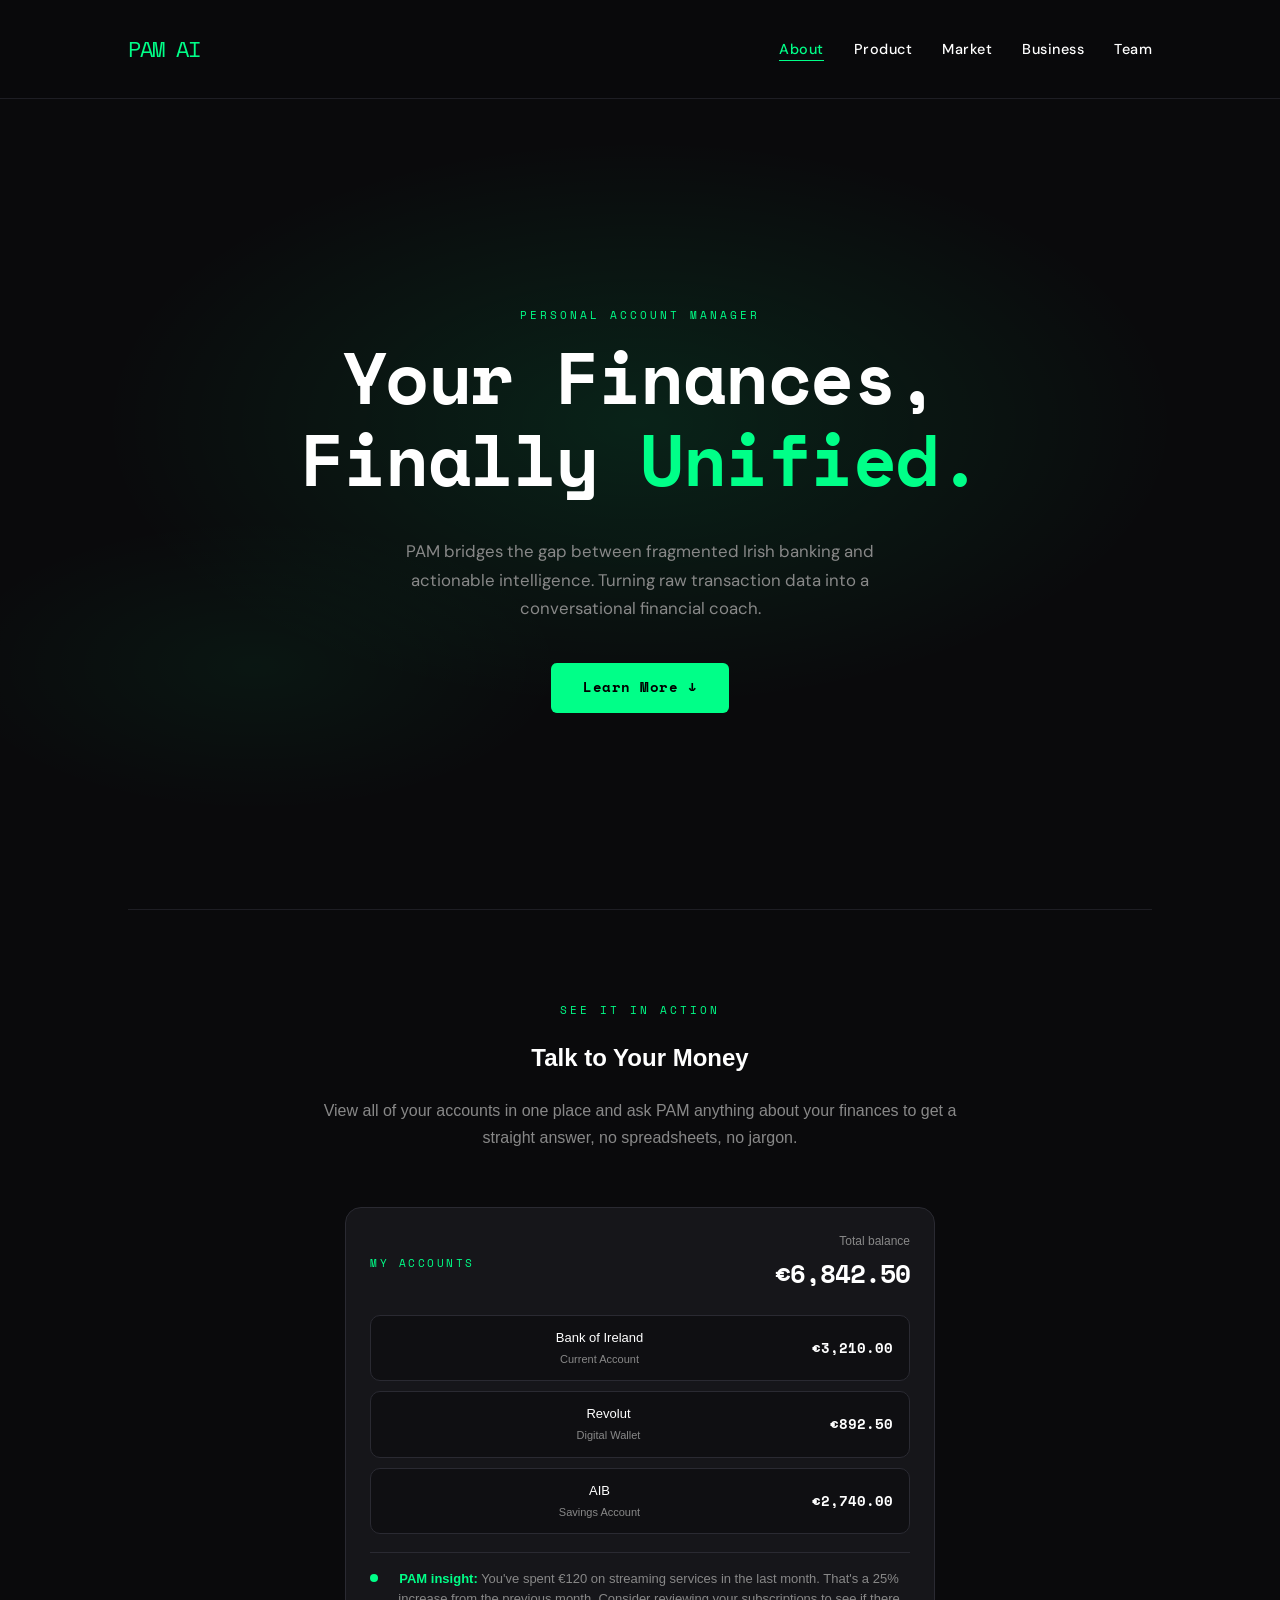
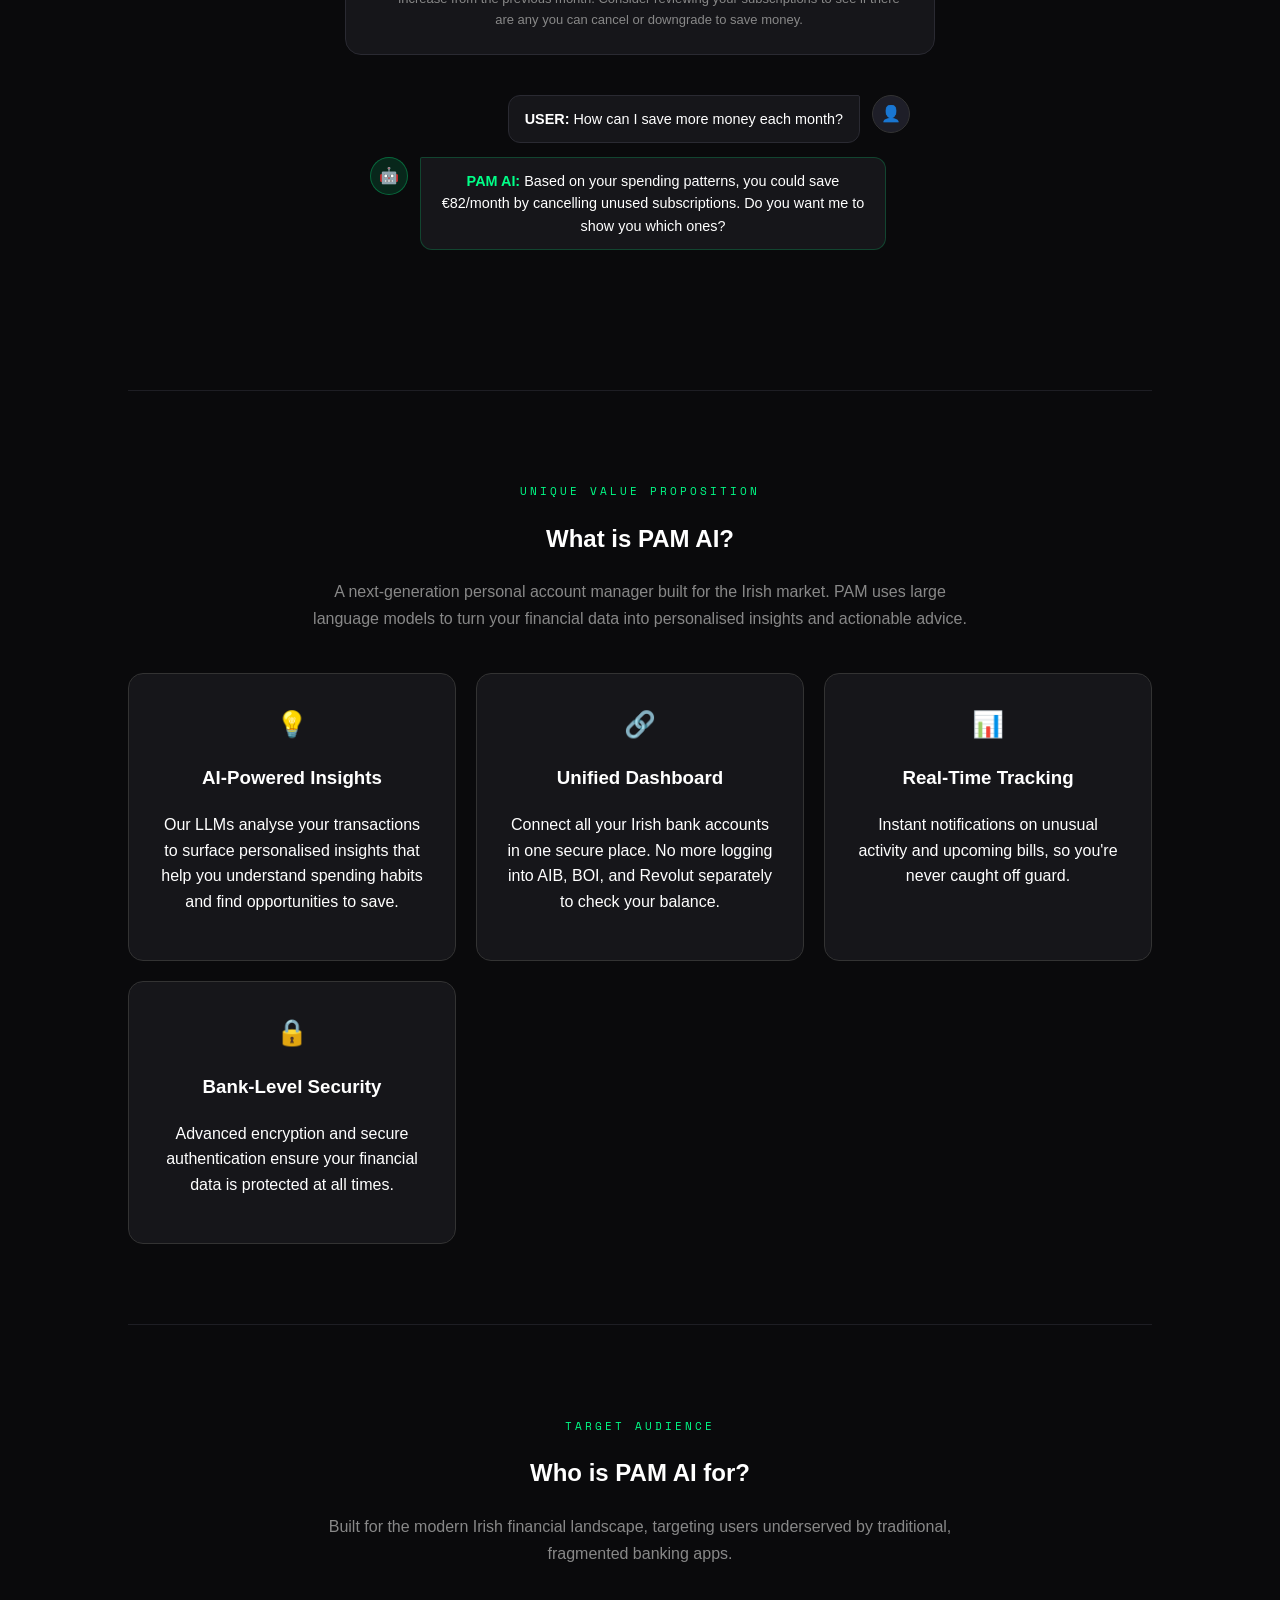
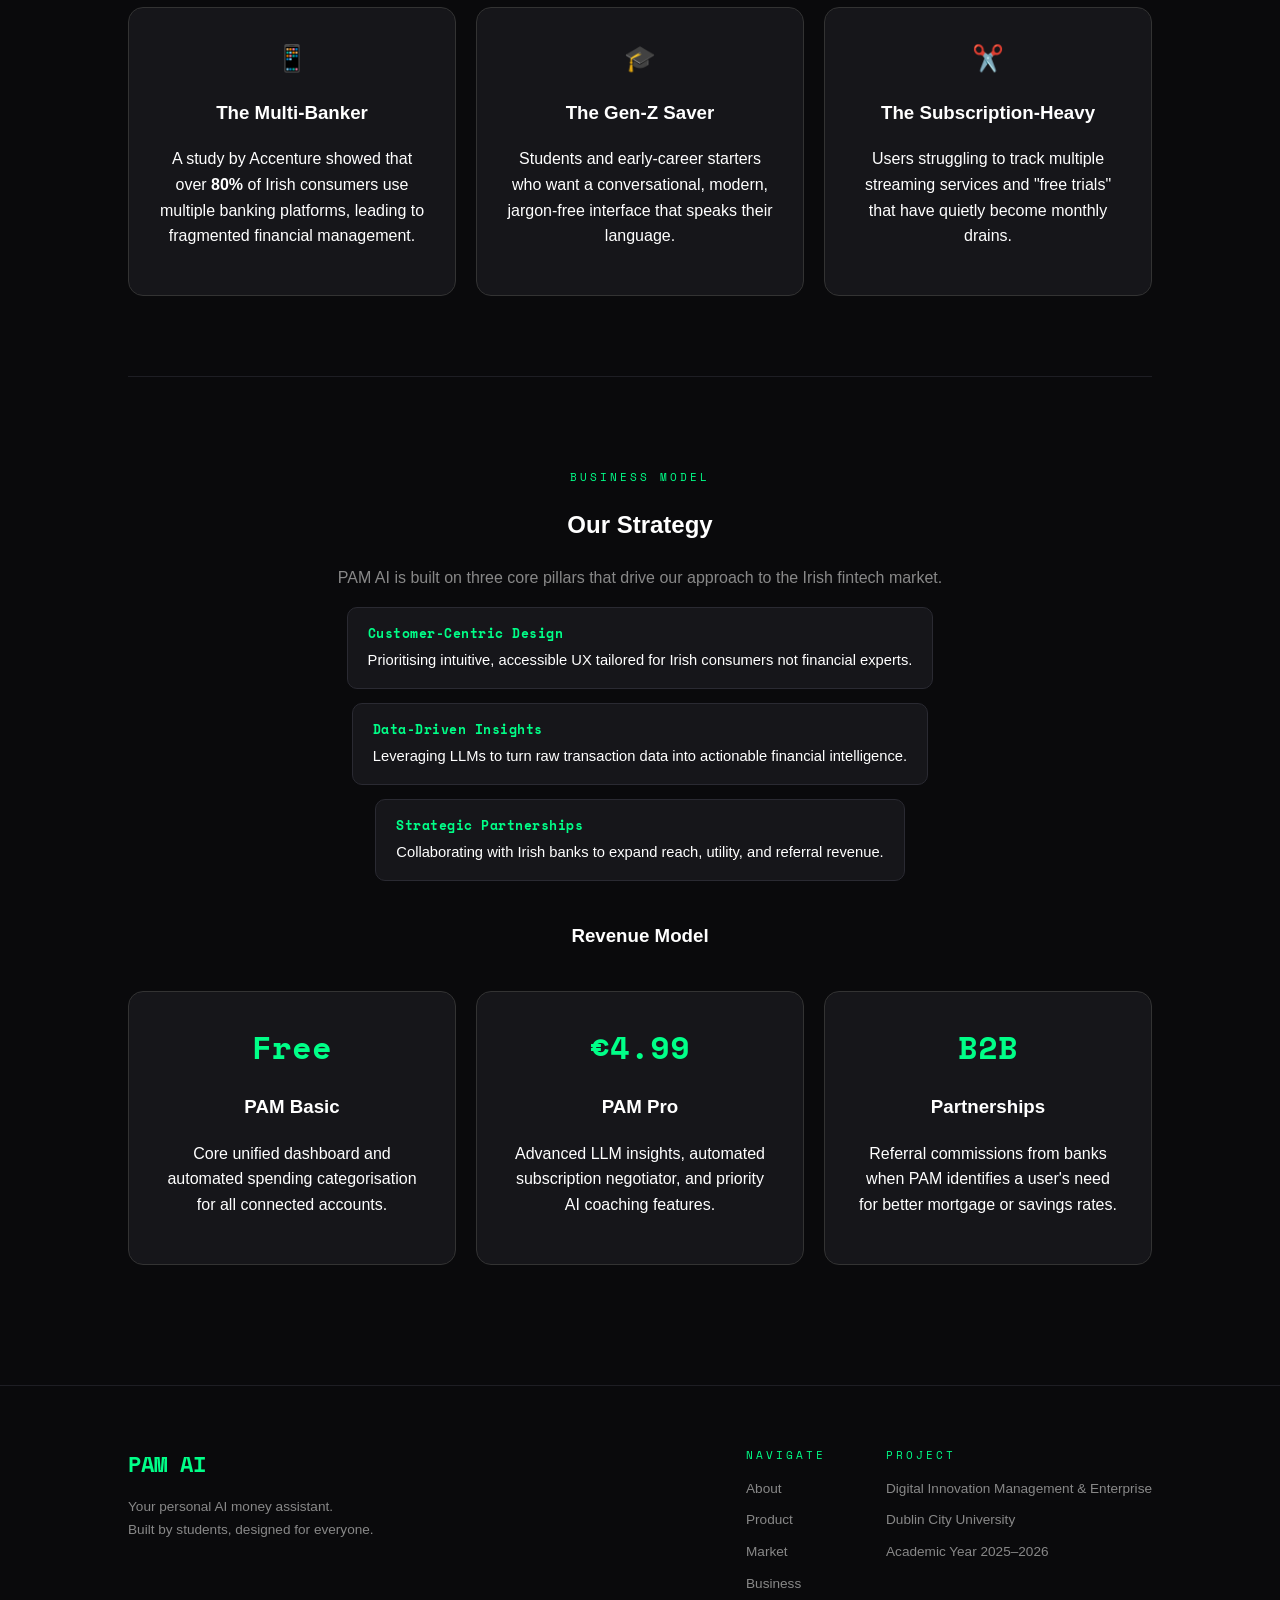
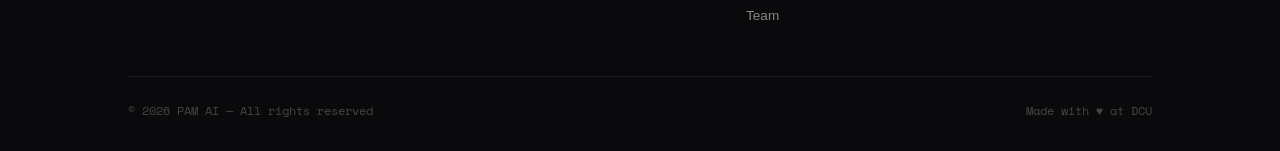
<file: about.html>
<!DOCTYPE html>
<html lang="en">
<head>
    <meta charset="UTF-8">
    <meta name="viewport" content="width=device-width, initial-scale=1.0">
    <meta name="description" content="Learn more about PAM AI">
    <title>About - PAM AI</title>
    <link rel="stylesheet" href="css/style.css">
    <link rel="preconnect" href="https://fonts.googleapis.com">
    <link rel="preconnect" href="https://fonts.gstatic.com" crossorigin>
    <link href="https://fonts.googleapis.com/css2?family=Space+Mono:wght@400;700&family=DM+Sans:wght@300;400;500;700&display=swap" rel="stylesheet">
    <meta name="theme-color" content="#00ff88">
    <style>
        .card {
            transition: transform 0.2s ease, box-shadow 0.2s ease;
        }
        .card:hover {
            transform: translateY(-5px);
            box-shadow: 0 8px 16px rgba(0, 255, 136, 0.2);
        }
    </style>
</head>
<body>

    <nav id="navbar">
        <div class="logo"><a href="index.html">PAM AI</a></div>
        <button class="hamburger" id="hamburger">
            <span></span>
            <span></span>
            <span></span>
        </button>
        <ul id="nav-menu">
            <li><a href="index.html" class="active">About</a></li>
            <li><a href="product.html">Product</a></li>
            <li><a href="market.html">Market</a></li>
            <li><a href="business.html">Business</a></li>
            <li><a href="team.html">Team</a></li>
        </ul>
    </nav>

    <header class="about-hero">
        <div class="bg-glow"></div>
        <div class="hero-inner">
            <p class="section-label">Personal Account Manager</p>
            <h1>Your Finances,<br>Finally <span>Unified.</span></h1>
            <p class="hero-sub">PAM bridges the gap between fragmented Irish banking and actionable intelligence. Turning raw transaction data into a conversational financial coach.</p>
            <a href="#what-is-pam" class="hero-cta-btn">Learn More ↓</a>
        </div>
    </header>

    <div class="section-divider"></div>

    <div class="section" id="what-is-pam">
        <p class="section-label">See It In Action</p>
        <h2>Talk to Your Money</h2>
        <p class="section-intro">View all of your accounts in one place and ask PAM anything about your finances to get a straight answer, no spreadsheets, no jargon.</p>

        <div class="chat-demo">
            <div style="margin-top: 40px;">
            <div class="dash">
                <div class="dash-header">
                <div class="dash-title">My Accounts</div>
                <div>
                    <div class="dash-total-label">Total balance</div>
                    <div class="dash-total-value">€6,842.50</div>
                </div>
                </div>
                <div class="accounts">
                <div class="account-row">
                    <div class="account-left">
                    <div>
                        <div class="account-name">Bank of Ireland</div>
                        <div class="account-type">Current Account</div>
                    </div>
                    </div>
                    <div class="account-balance">€3,210.00</div>
                </div>
                <div class="account-row">
                    <div class="account-left">
                    <div>
                        <div class="account-name">Revolut</div>
                        <div class="account-type">Digital Wallet</div>
                    </div>
                    </div>
                    <div class="account-balance">€892.50</div>
                </div>
                <div class="account-row">
                    <div class="account-left">
                    <div>
                        <div class="account-name">AIB</div>
                        <div class="account-type">Savings Account</div>
                    </div>
                    </div>
                    <div class="account-balance">€2,740.00</div>
                </div>
                </div>
                <div class="dash-divider"></div>
                <div class="insight-row">
                <div class="insight-dot"></div>
                <div class="insight-text">
                    <b>PAM insight:</b> You've spent €120 on streaming services in the last month. That's a 25% increase from the previous month. Consider reviewing your subscriptions to see if there are any you can cancel or downgrade to save money.
                </div>
                </div>
            </div>
            </div>
            <div class="chat-messages">
            <div class="chat-msg user">
                <div class="chat-avatar">👤</div>
                <div class="chat-bubble-text"><b>USER:</b> How can I save more money each month?</div>
            </div>
            <div class="chat-msg pam">
                <div class="chat-avatar">🤖</div>
                <div class="chat-bubble-text"><b>PAM AI:</b> Based on your spending patterns, you could save €82/month by cancelling unused subscriptions. Do you want me to show you which ones?</div>
            </div>
            </div>
        </div>
    </div>

    <div class="section-divider"></div>

    <div class="section">
        <p class="section-label">Unique Value Proposition</p>
        <h2>What is PAM AI?</h2>
        <p class="section-intro">A next-generation personal account manager built for the Irish market. PAM uses large language models to turn your financial data into personalised insights and actionable advice.</p>

        <div class="grid">
            <div class="card">
                <div style="font-size:1.6rem;margin-bottom:12px;">💡</div>
                <h3>AI-Powered Insights</h3>
                <p>Our LLMs analyse your transactions to surface personalised insights that help you understand spending habits and find opportunities to save.</p>
            </div>
            <div class="card">
                <div style="font-size:1.6rem;margin-bottom:12px;">🔗</div>
                <h3>Unified Dashboard</h3>
                <p>Connect all your Irish bank accounts in one secure place. No more logging into AIB, BOI, and Revolut separately to check your balance.</p>
            </div>
            <div class="card">
                <div style="font-size:1.6rem;margin-bottom:12px;">📊</div>
                <h3>Real-Time Tracking</h3>
                <p>Instant notifications on unusual activity and upcoming bills, so you're never caught off guard.</p>
            </div>
            <div class="card">
                <div style="font-size:1.6rem;margin-bottom:12px;">🔒</div>
                <h3>Bank-Level Security</h3>
                <p>Advanced encryption and secure authentication ensure your financial data is protected at all times.</p>
            </div>
        </div>
    </div>

    <div class="section-divider"></div>

    <div class="section">
        <p class="section-label">Target Audience</p>
        <h2>Who is PAM AI for?</h2>
        <p class="section-intro">Built for the modern Irish financial landscape, targeting users underserved by traditional, fragmented banking apps.</p>

        <div class="grid">
            <div class="card">
                <div style="font-size:1.6rem;margin-bottom:12px;">📱</div>
                <h3>The Multi-Banker</h3>
                <p>A study by Accenture showed that over <b>80%</b> of Irish consumers use multiple banking platforms, leading to fragmented financial management.</p>
            </div>
            <div class="card">
                <div style="font-size:1.6rem;margin-bottom:12px;">🎓</div>
                <h3>The Gen-Z Saver</h3>
                <p>Students and early-career starters who want a conversational, modern, jargon-free interface that speaks their language.</p>
            </div>
            <div class="card">
                <div style="font-size:1.6rem;margin-bottom:12px;">✂️</div>
                <h3>The Subscription-Heavy</h3>
                <p>Users struggling to track multiple streaming services and "free trials" that have quietly become monthly drains.</p>
            </div>
        </div>
    </div>

    <div class="section-divider"></div>

    <div class="section">
        <p class="section-label">Business Model</p>
        <h2>Our Strategy</h2>
        <p class="section-intro">PAM AI is built on three core pillars that drive our approach to the Irish fintech market.</p>

        <ul class="strategy-list">
            <li>
                <strong>Customer-Centric Design</strong>
                Prioritising intuitive, accessible UX tailored for Irish consumers not financial experts.
            </li>
            <li>
                <strong>Data-Driven Insights</strong>
                Leveraging LLMs to turn raw transaction data into actionable financial intelligence.
            </li>
            <li>
                <strong>Strategic Partnerships</strong>
                Collaborating with Irish banks to expand reach, utility, and referral revenue.
            </li>
        </ul>
        <h3 style="margin-bottom:24px;">Revenue Model</h3>
        <div class="grid">
            <div class="card">
                <div class="big-number">Free</div>
                <h3>PAM Basic</h3>
                <p>Core unified dashboard and automated spending categorisation for all connected accounts.</p>
            </div>
            <div class="card">
                <div class="big-number">€4.99</div>
                <h3>PAM Pro</h3>
                <p>Advanced LLM insights, automated subscription negotiator, and priority AI coaching features.</p>
            </div>
            <div class="card">
                <div class="big-number">B2B</div>
                <h3>Partnerships</h3>
                <p>Referral commissions from banks when PAM identifies a user's need for better mortgage or savings rates.</p>
            </div>
        </div>
    </div>

    <!-- FOOTER — matches team's footer exactly -->
    <footer>
        <div class="footer-inner">
            <div class="footer-brand">
                <div class="footer-logo">PAM AI</div>
                <p class="footer-tagline">Your personal AI money assistant.<br>Built by students, designed for everyone.</p>
            </div>
            <div class="footer-links">
                <div class="footer-col">
                    <div class="footer-col-title">Navigate</div>
                    <a href="index.html">About</a>
                    <a href="product.html">Product</a>
                    <a href="market.html">Market</a>
                    <a href="business.html">Business</a>
                    <a href="team.html">Team</a>
                </div>
                <div class="footer-col">
                    <div class="footer-col-title">Project</div>
                    <span>Digital Innovation Management &amp; Enterprise</span>
                    <span>Dublin City University</span>
                    <span>Academic Year 2025–2026</span>
                </div>
            </div>
        </div>
        <div class="footer-bottom">
            <span>© 2026 PAM AI — All rights reserved</span>
            <span>Made with ♥ at DCU</span>
        </div>
    </footer>
    <script src="js/script.js"></script>
</body>
</html>
</file>
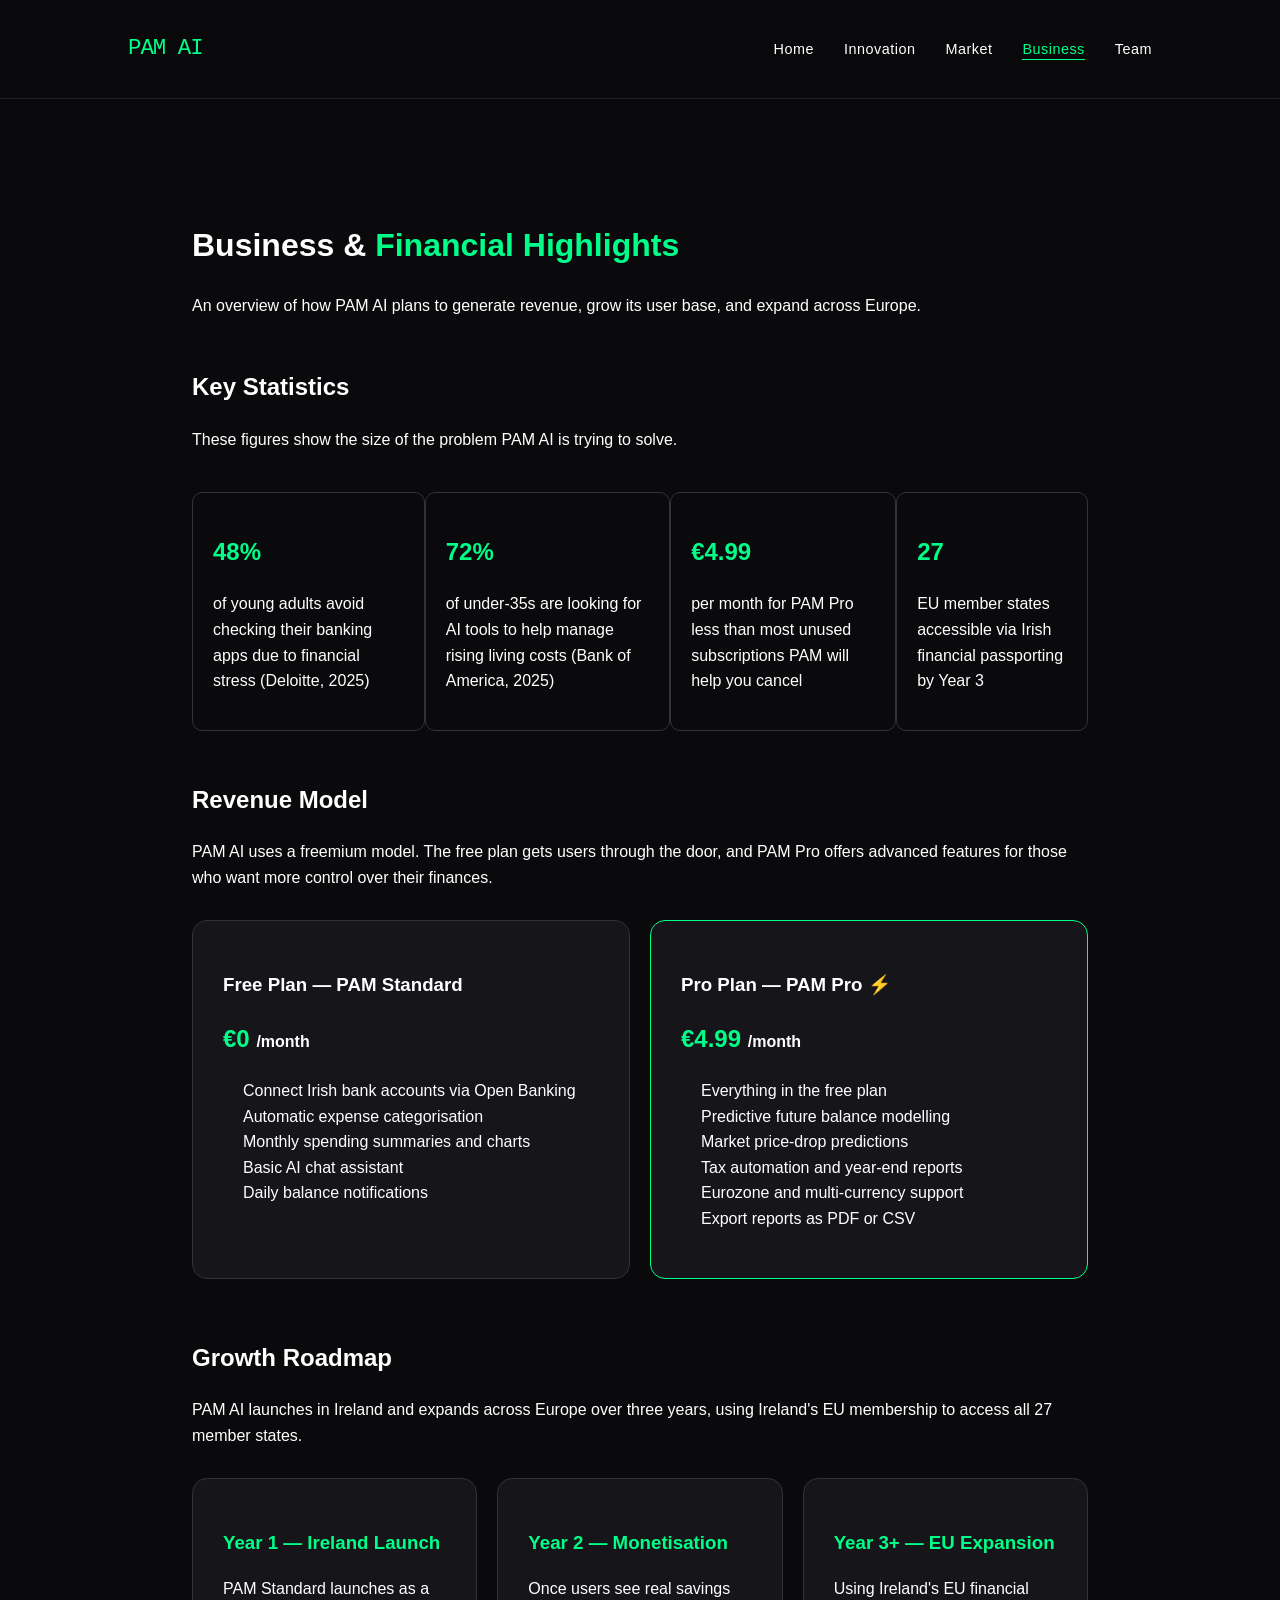
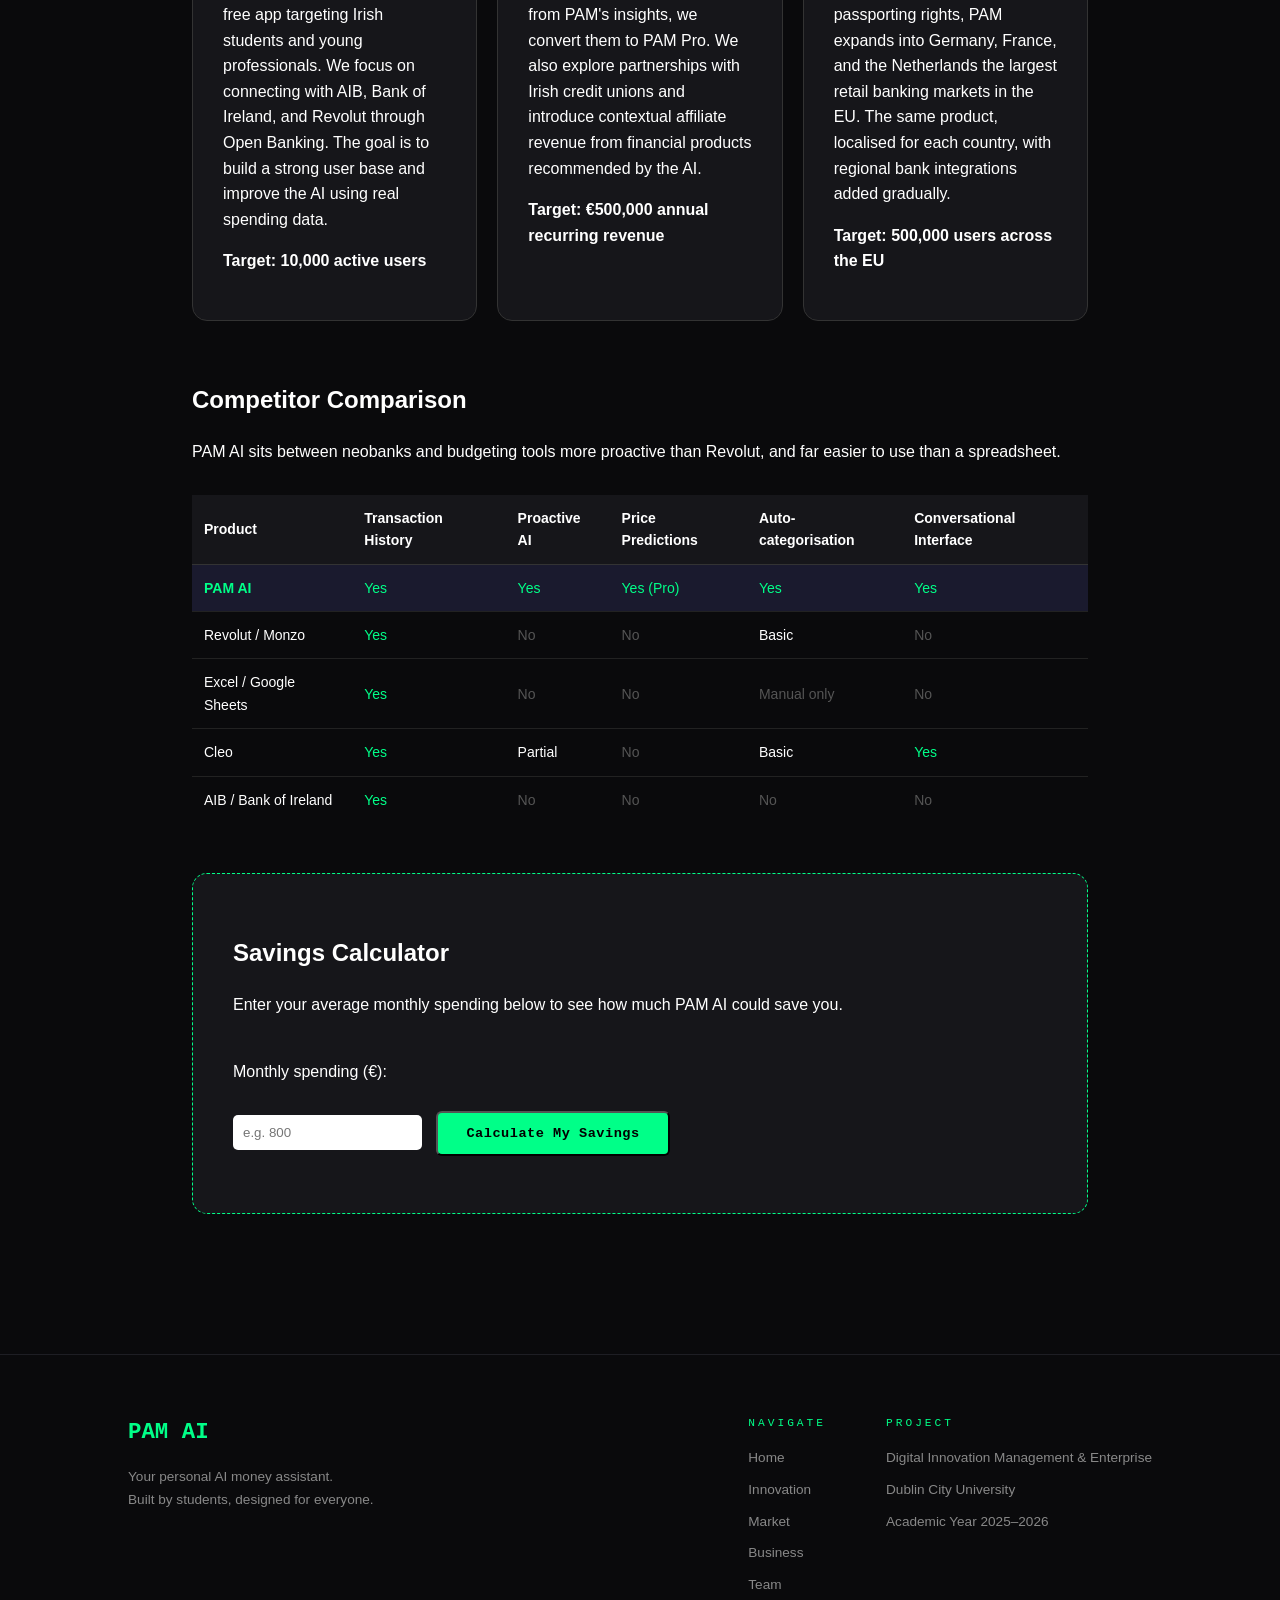
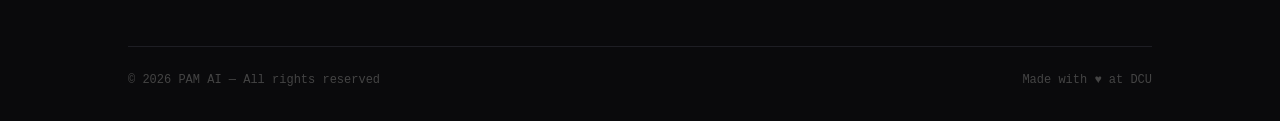
<file: business.html>
<!DOCTYPE html>
<html lang="en-GB">
<head>
    <meta charset="UTF-8">
    <meta name="viewport" content="width=device-width, initial-scale=1.0">
    <title>Business &amp; Finance | PAM AI</title>
    <link rel="stylesheet" href="css/style.css">
</head>
<body>

    <nav id="navbar">
    <div class="logo"><a href="index.html">PAM AI</a></div>
    <button class="hamburger" id="hamburger">
        <span></span>
        <span></span>
        <span></span>
    </button>
    <ul id="nav-menu">
        <li><a href="index.html">Home</a></li>
        <li><a href="about.html">Innovation</a></li>
        <li><a href="market.html" >Market</a></li>
        <li><a href="business.html" class="active">Business</a></li>
        <li><a href="team.html">Team</a></li>
    </ul>
</nav>

    <div class="content-page">

        <h1>Business &amp; <span class="highlight">Financial Highlights</span></h1>
        <p>An overview of how PAM AI plans to generate revenue, grow its user base, and expand across Europe.</p>

       
        <h2 style="margin-top: 50px;">Key Statistics</h2>
        <p>These figures show the size of the problem PAM AI is trying to solve.</p>

        <div class="market-stats">
            <div class="stat-box">
                <h2 class="highlight">48%</h2>
                <p>of young adults avoid checking their banking apps due to financial stress (Deloitte, 2025)</p>
            </div>
            <div class="stat-box">
                <h2 class="highlight">72%</h2>
                <p>of under-35s are looking for AI tools to help manage rising living costs (Bank of America, 2025)</p>
            </div>
            <div class="stat-box">
                <h2 class="highlight">€4.99</h2>
                <p>per month for PAM Pro less than most unused subscriptions PAM will help you cancel</p>
            </div>
            <div class="stat-box">
                <h2 class="highlight">27</h2>
                <p>EU member states accessible via Irish financial passporting by Year 3</p>
            </div>
        </div>

        
        <h2 style="margin-top: 50px;">Revenue Model</h2>
        <p>PAM AI uses a freemium model. The free plan gets users through the door, and PAM Pro offers advanced features for those who want more control over their finances.</p>

        <div class="grid" style="margin-top: 30px;">
            <div class="card">
                <h3>Free Plan — PAM Standard</h3>
                <h2 class="highlight">€0 <span style="font-size: 1rem; color: white;">/month</span></h2>
                <ul style="text-align: left; margin-top: 15px; padding-left: 20px; display: block;">
                    <li>Connect Irish bank accounts via Open Banking</li>
                    <li>Automatic expense categorisation</li>
                    <li>Monthly spending summaries and charts</li>
                    <li>Basic AI chat assistant</li>
                    <li>Daily balance notifications</li>
                </ul>
            </div>
            <div class="card" style="border-color: #00ff88;">
                <h3>Pro Plan — PAM Pro ⚡</h3>
                <h2 class="highlight">€4.99 <span style="font-size: 1rem; color: white;">/month</span></h2>
                <ul style="text-align: left; margin-top: 15px; padding-left: 20px; display: block;">
                    <li>Everything in the free plan</li>
                    <li>Predictive future balance modelling</li>
                    <li>Market price-drop predictions</li>
                    <li>Tax automation and year-end reports</li>
                    <li>Eurozone and multi-currency support</li>
                    <li>Export reports as PDF or CSV</li>
                </ul>
            </div>
        </div>

        
        <h2 style="margin-top: 60px;">Growth Roadmap</h2>
        <p>PAM AI launches in Ireland and expands across Europe over three years, using Ireland's EU membership to access all 27 member states.</p>

        <div class="grid" style="margin-top: 30px;">
            <div class="card">
                <h3 class="highlight">Year 1 — Ireland Launch</h3>
                <p>PAM Standard launches as a free app targeting Irish students and young professionals. We focus on connecting with AIB, Bank of Ireland, and Revolut through Open Banking. The goal is to build a strong user base and improve the AI using real spending data.</p>
                <p style="margin-top: 10px;"><strong>Target: 10,000 active users</strong></p>
            </div>
            <div class="card">
                <h3 class="highlight">Year 2 — Monetisation</h3>
                <p>Once users see real savings from PAM's insights, we convert them to PAM Pro. We also explore partnerships with Irish credit unions and introduce contextual affiliate revenue from financial products recommended by the AI.</p>
                <p style="margin-top: 10px;"><strong>Target: €500,000 annual recurring revenue</strong></p>
            </div>
            <div class="card">
                <h3 class="highlight">Year 3+ — EU Expansion</h3>
                <p>Using Ireland's EU financial passporting rights, PAM expands into Germany, France, and the Netherlands the largest retail banking markets in the EU. The same product, localised for each country, with regional bank integrations added gradually.</p>
                <p style="margin-top: 10px;"><strong>Target: 500,000 users across the EU</strong></p>
            </div>
        </div>

        <h2 style="margin-top: 60px;">Competitor Comparison</h2>
        <p>PAM AI sits between neobanks and budgeting tools more proactive than Revolut, and far easier to use than a spreadsheet.</p>

        <div style="overflow-x: auto; margin-top: 30px;">
            <table style="width: 100%; border-collapse: collapse; font-size: 14px;">
                <thead>
                    <tr style="background-color: #16161a; text-align: left;">
                        <th style="padding: 12px; border-bottom: 1px solid #333;">Product</th>
                        <th style="padding: 12px; border-bottom: 1px solid #333;">Transaction History</th>
                        <th style="padding: 12px; border-bottom: 1px solid #333;">Proactive AI</th>
                        <th style="padding: 12px; border-bottom: 1px solid #333;">Price Predictions</th>
                        <th style="padding: 12px; border-bottom: 1px solid #333;">Auto-categorisation</th>
                        <th style="padding: 12px; border-bottom: 1px solid #333;">Conversational Interface</th>
                    </tr>
                </thead>
                <tbody>
                    <tr style="background-color: #1a1a2e;">
                        <td style="padding: 12px; border-bottom: 1px solid #222; color: #00ff88; font-weight: bold;">PAM AI</td>
                        <td style="padding: 12px; border-bottom: 1px solid #222; color: #00ff88;">Yes</td>
                        <td style="padding: 12px; border-bottom: 1px solid #222; color: #00ff88;">Yes</td>
                        <td style="padding: 12px; border-bottom: 1px solid #222; color: #00ff88;">Yes (Pro)</td>
                        <td style="padding: 12px; border-bottom: 1px solid #222; color: #00ff88;">Yes</td>
                        <td style="padding: 12px; border-bottom: 1px solid #222; color: #00ff88;">Yes</td>
                    </tr>
                    <tr>
                        <td style="padding: 12px; border-bottom: 1px solid #222;">Revolut / Monzo</td>
                        <td style="padding: 12px; border-bottom: 1px solid #222; color: #00ff88;">Yes</td>
                        <td style="padding: 12px; border-bottom: 1px solid #222; color: #555;">No</td>
                        <td style="padding: 12px; border-bottom: 1px solid #222; color: #555;">No</td>
                        <td style="padding: 12px; border-bottom: 1px solid #222;">Basic</td>
                        <td style="padding: 12px; border-bottom: 1px solid #222; color: #555;">No</td>
                    </tr>
                    <tr>
                        <td style="padding: 12px; border-bottom: 1px solid #222;">Excel / Google Sheets</td>
                        <td style="padding: 12px; border-bottom: 1px solid #222; color: #00ff88;">Yes</td>
                        <td style="padding: 12px; border-bottom: 1px solid #222; color: #555;">No</td>
                        <td style="padding: 12px; border-bottom: 1px solid #222; color: #555;">No</td>
                        <td style="padding: 12px; border-bottom: 1px solid #222; color: #555;">Manual only</td>
                        <td style="padding: 12px; border-bottom: 1px solid #222; color: #555;">No</td>
                    </tr>
                    <tr>
                        <td style="padding: 12px; border-bottom: 1px solid #222;">Cleo</td>
                        <td style="padding: 12px; border-bottom: 1px solid #222; color: #00ff88;">Yes</td>
                        <td style="padding: 12px; border-bottom: 1px solid #222;">Partial</td>
                        <td style="padding: 12px; border-bottom: 1px solid #222; color: #555;">No</td>
                        <td style="padding: 12px; border-bottom: 1px solid #222;">Basic</td>
                        <td style="padding: 12px; border-bottom: 1px solid #222; color: #00ff88;">Yes</td>
                    </tr>
                    <tr>
                        <td style="padding: 12px;">AIB / Bank of Ireland</td>
                        <td style="padding: 12px; color: #00ff88;">Yes</td>
                        <td style="padding: 12px; color: #555;">No</td>
                        <td style="padding: 12px; color: #555;">No</td>
                        <td style="padding: 12px; color: #555;">No</td>
                        <td style="padding: 12px; color: #555;">No</td>
                    </tr>
                </tbody>
            </table>
        </div>

       
        <div class="calculator-section">
            <h2>Savings Calculator</h2>
            <p>Enter your average monthly spending below to see how much PAM AI could save you.</p>
            <br>
            <label for="monthlySpend">Monthly spending (€):</label><br><br>
            <input type="number" id="monthlySpend" placeholder="e.g. 800">
            <button class="btn-primary" onclick="calculateSavings()">Calculate My Savings</button>
            <p id="savingsResult" style="margin-top: 15px; color: #00ff88; font-weight: bold; font-size: 1.1rem;"></p>
        </div>

    </div>

    <footer>
    <div class="footer-inner">
        <div class="footer-brand">
            <div class="footer-logo">PAM AI</div>
            <p class="footer-tagline">Your personal AI money assistant.<br>Built by students, designed for everyone.</p>
        </div>
        <div class="footer-links">
            <div class="footer-col">
                <div class="footer-col-title">Navigate</div>
                <a href="index.html">Home</a>
                <a href="about.html">Innovation</a>
                <a href="market.html">Market</a>
                <a href="business.html">Business</a>
                <a href="team.html">Team</a>
            </div>
            <div class="footer-col">
                <div class="footer-col-title">Project</div>
                <span>Digital Innovation Management &amp; Enterprise</span>
                <span>Dublin City University</span>
                <span>Academic Year 2025–2026</span>
            </div>
        </div>
    </div>
    <div class="footer-bottom">
        <span>© 2026 PAM AI — All rights reserved</span>
        <span>Made with ♥ at DCU</span>
    </div>
</footer>

    <script src="js/script.js"></script>

</body>
</html>
</file>
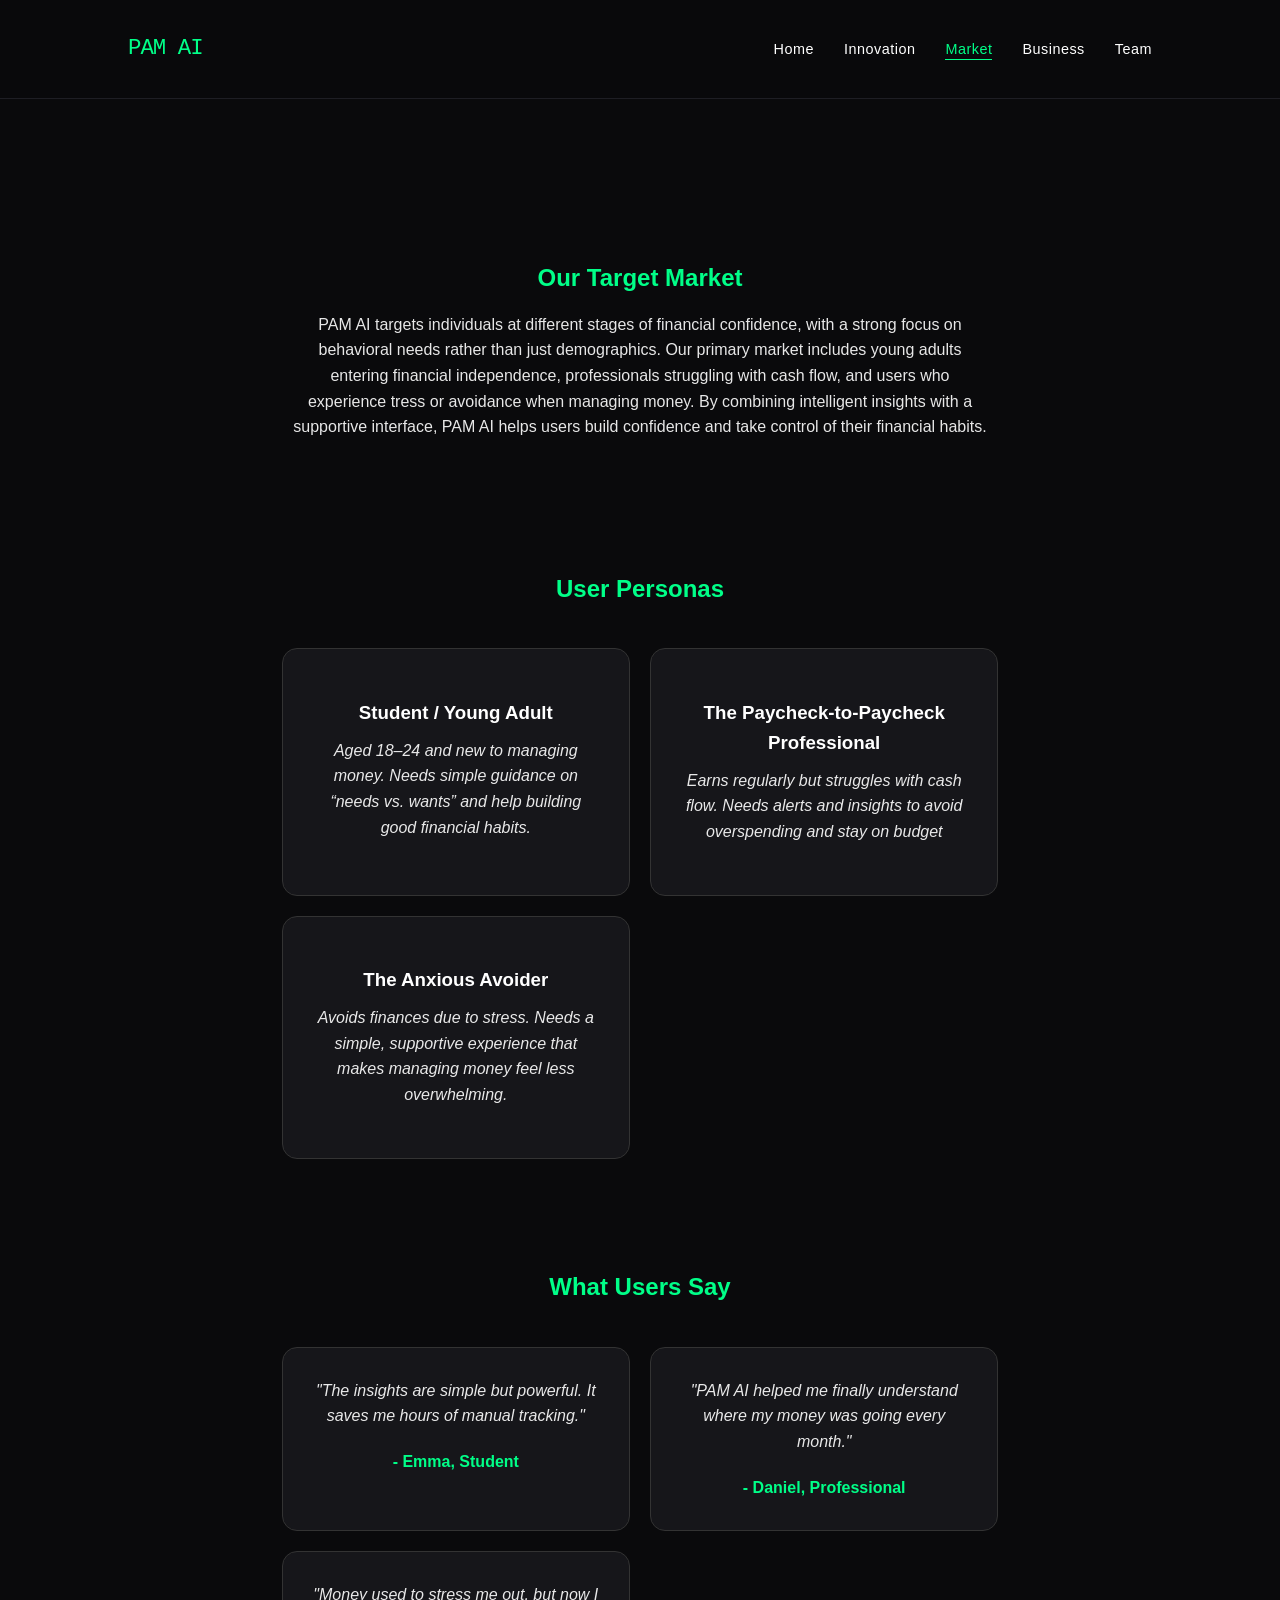
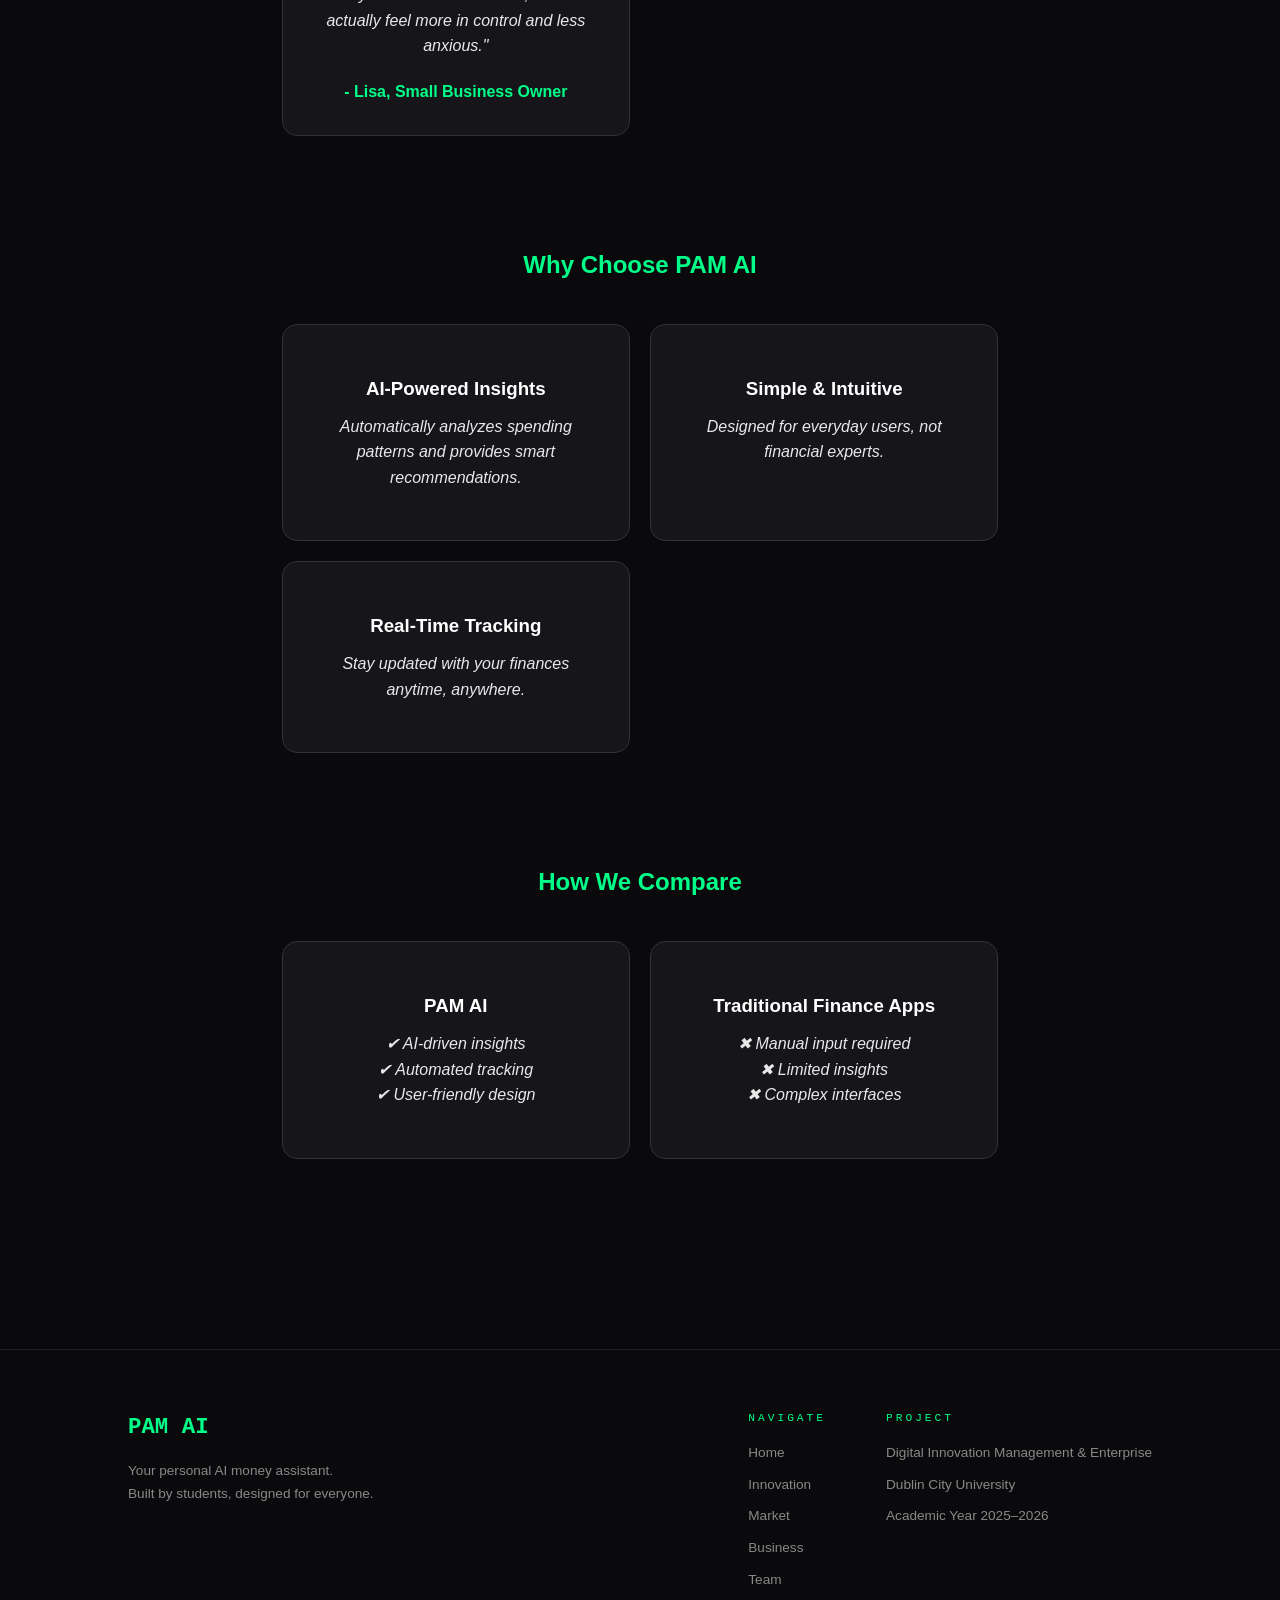
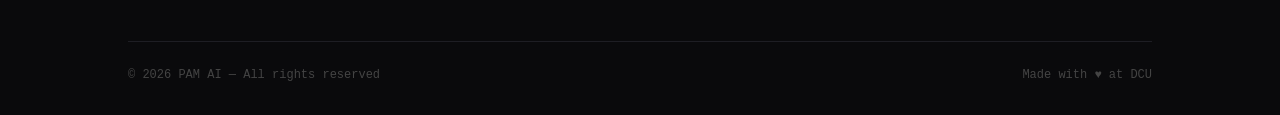
<file: market.html>
<!DOCTYPE html>
<html lang="en">
<head>
    <meta charset="UTF-8">
    <meta name="viewport" content="width=device-width, initial-scale=1.0">
    <title>Market</title>
    <link rel="stylesheet" href="css/style.css">
    <style>
   
    .section {
    padding: 40px 10%;
    }
    .pam-ai h1 {
    font-size: 2.5rem;
    margin-bottom: 20px;
    text-align: center;
    }

    .pam-ai h2 {
    margin-bottom: 15px;
    color: var(--primary);
    }

    .pam-ai p {
    max-width: 700px;
    margin: 0 auto 20px auto;
    opacity: 0.9;
    }

    .pam-ai .card {
    transition: transform 0.3s, box-shadow 0.3s;
    }

    .pam-ai .card:hover {
    transform: translateY(-5px);
    box-shadow: 0 10px 25px rgba(0, 255, 136, 0.2);
    }

    .pam-ai .card p {
    font-style: italic;
    }

    .pam-ai .card strong {
    display: block;
    margin-top: 10px;
    color: var(--primary);
    }

    .pam-ai .card h3 {
    margin-bottom: 10px;
    }

    .pam-ai .section {
    margin-bottom: 10px;
    }
    
    @media (max-width: 768px) {
    .pam-ai h1 {
    font-size: 2rem;
    }    
}
</style>
</head>
<body>

    <nav id="navbar">
    <div class="logo"><a href="index.html">PAM AI</a></div>
    <button class="hamburger" id="hamburger">
        <span></span>
        <span></span>
        <span></span>
    </button>
    <ul id="nav-menu">
        <li><a href="index.html">Home</a></li>
        <li><a href="about.html">Innovation</a></li>
        <li><a href="market.html" class="active">Market</a></li>
        <li><a href="business.html">Business</a></li>
        <li><a href="team.html">Team</a></li>
    </ul>
</nav>

<section class="content-page pam-ai">

    

    <!-- TARGET MARKET -->
    <div class="section">
        <h2>Our Target Market</h2>
        <p>
            PAM AI targets individuals at different stages of financial confidence, with a strong focus on behavioral needs rather than just demographics. 
            Our primary market includes young adults entering financial independence, professionals struggling with cash flow, and users who experience 
            tress or avoidance when managing money. By combining intelligent insights with a supportive interface, PAM AI helps users build confidence 
            and take control of their financial habits.
        </p>
    </div>

    <!-- USER PERSONAS -->
    <div class="section">
        <h2>User Personas</h2>

        <div class="grid">
            <div class="card">
                <h3>Student / Young Adult</h3>
                <p>
                    Aged 18–24 and new to managing money. Needs simple guidance on 
                    “needs vs. wants” and help building good financial habits.
                </p>
            </div>

            <div class="card">
                <h3>The Paycheck-to-Paycheck Professional</h3>
                <p>
                    Earns regularly but struggles with cash flow. Needs alerts and 
                    insights to avoid overspending and stay on budget
                </p>
            </div>

            <div class="card">
                <h3>The Anxious Avoider</h3>
                <p>
                    Avoids finances due to stress. Needs a simple, supportive experience 
                    that makes managing money feel less overwhelming.
                </p>
            </div>
        </div>
    </div>

    <!-- TESTIMONIALS -->
    <div class="section">
        <h2>What Users Say</h2>

        <div class="grid">
            <div class="card">
                <p>"The insights are simple but powerful. It saves me hours of manual tracking."</p>
                <strong>- Emma, Student</strong>
            </div>

            <div class="card">
                <p>"PAM AI helped me finally understand where my money was going every month."</p> 
                <strong>- Daniel, Professional</strong>
            </div>

            <div class="card">
                <p>"Money used to stress me out, but now I actually feel more in control and less anxious."</p>
                <strong>- Lisa, Small Business Owner</strong>
            </div>
        </div>
    </div>

    <!-- WHY CHOOSE US -->
    <div class="section">
        <h2>Why Choose PAM AI</h2>

        <div class="grid">
            <div class="card">
                <h3>AI-Powered Insights</h3>
                <p>
                    Automatically analyzes spending patterns and provides smart recommendations.
                </p>
            </div>

            <div class="card">
                <h3>Simple & Intuitive</h3>
                <p>
                    Designed for everyday users, not financial experts.
                </p>
            </div>

            <div class="card">
                <h3>Real-Time Tracking</h3>
                <p>
                    Stay updated with your finances anytime, anywhere.
                </p>
            </div>
        </div>
    </div>

    <!-- COMPETITOR COMPARISON -->
    <div class="section">
        <h2>How We Compare</h2>

        <div class="grid">
            <div class="card">
                <h3>PAM AI</h3>
                <p>
                    ✔ AI-driven insights<br>
                    ✔ Automated tracking<br>
                    ✔ User-friendly design
                </p>
            </div>

            <div class="card">
                <h3>Traditional Finance Apps</h3>
                <p>
                    ✖ Manual input required<br>
                    ✖ Limited insights<br>
                    ✖ Complex interfaces
                </p>
            </div>
        </div>
    </div>
</section>
<footer>
    <div class="footer-inner">
        <div class="footer-brand">
            <div class="footer-logo">PAM AI</div>
            <p class="footer-tagline">Your personal AI money assistant.<br>Built by students, designed for everyone.</p>
        </div>
        <div class="footer-links">
            <div class="footer-col">
                <div class="footer-col-title">Navigate</div>
                <a href="index.html">Home</a>
                <a href="about.html">Innovation</a>
                <a href="market.html">Market</a>
                <a href="business.html">Business</a>
                <a href="team.html">Team</a>
            </div>
            <div class="footer-col">
                <div class="footer-col-title">Project</div>
                <span>Digital Innovation Management &amp; Enterprise</span>
                <span>Dublin City University</span>
                <span>Academic Year 2025–2026</span>
            </div>
        </div>
    </div>
    <div class="footer-bottom">
        <span>© 2026 PAM AI — All rights reserved</span>
        <span>Made with ♥ at DCU</span>
    </div>
</footer>
<script src="js/script.js"></script>
</body>
</html>
</file>
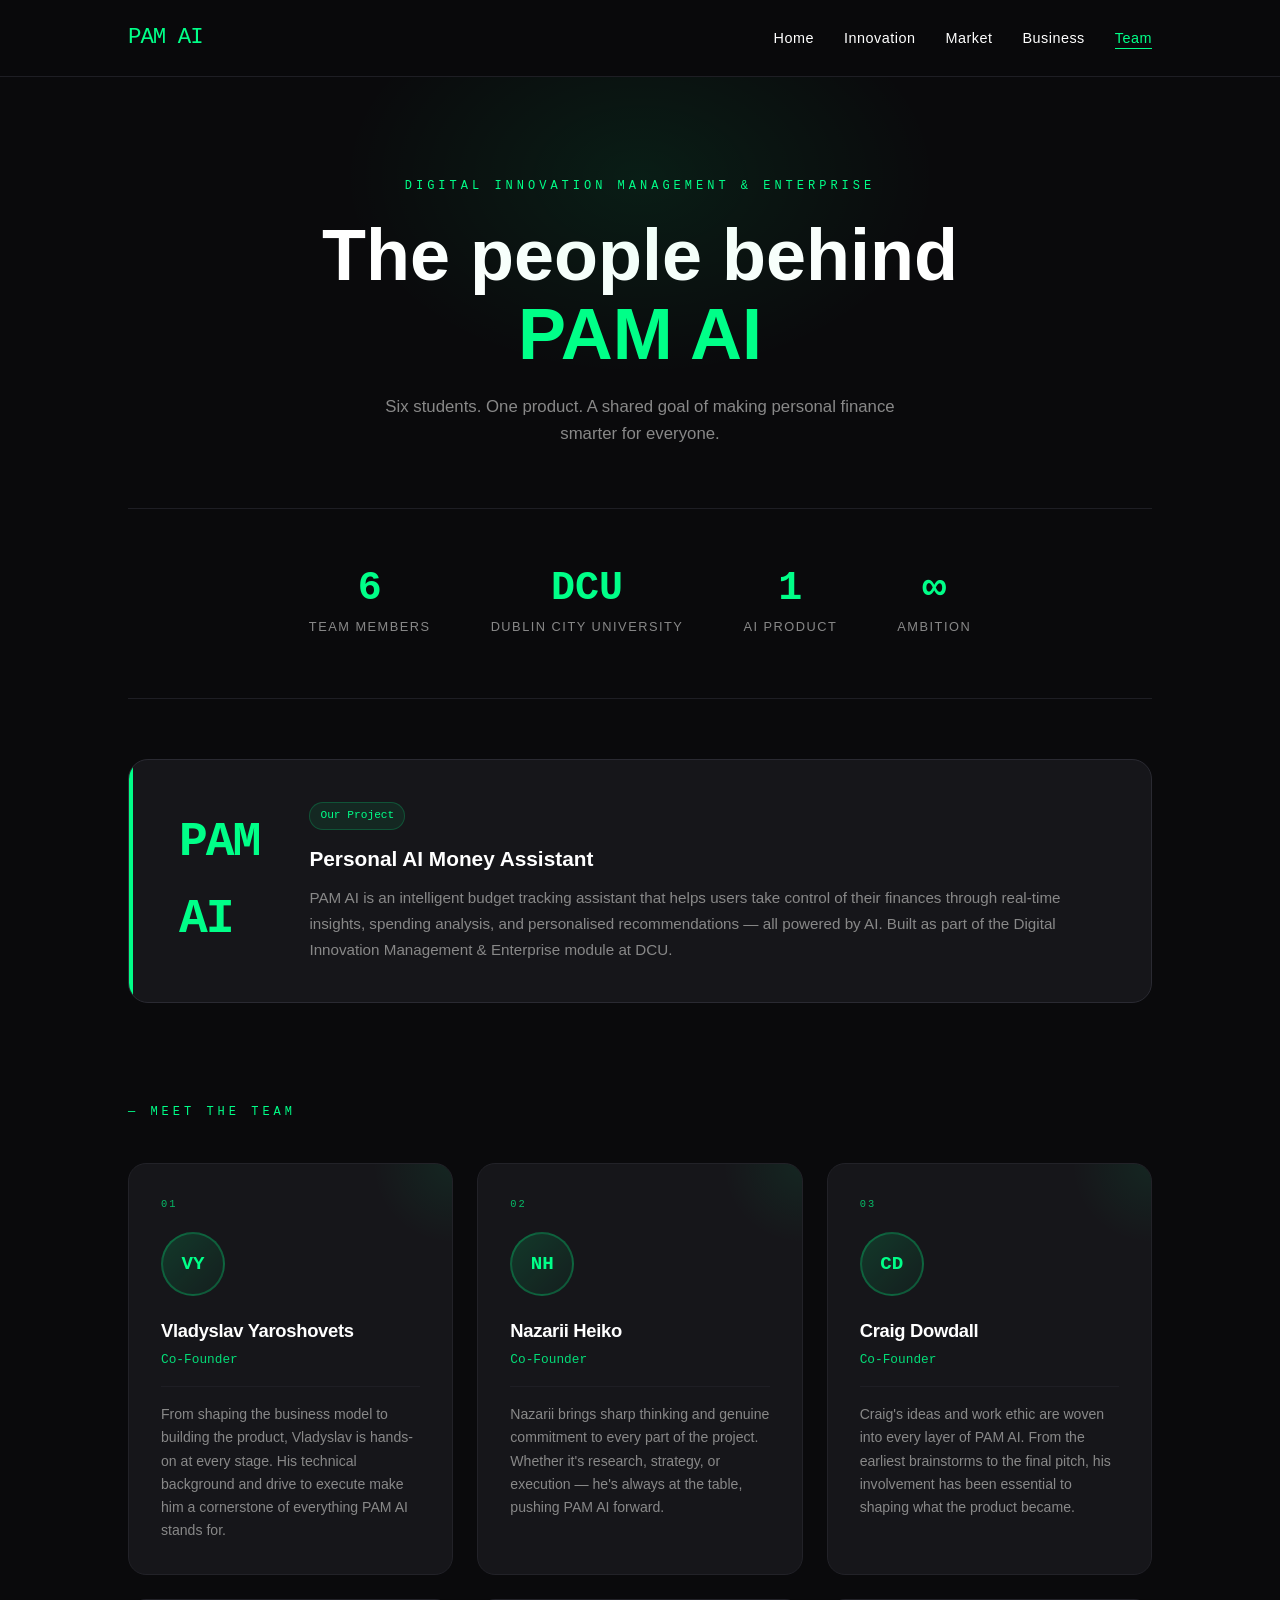
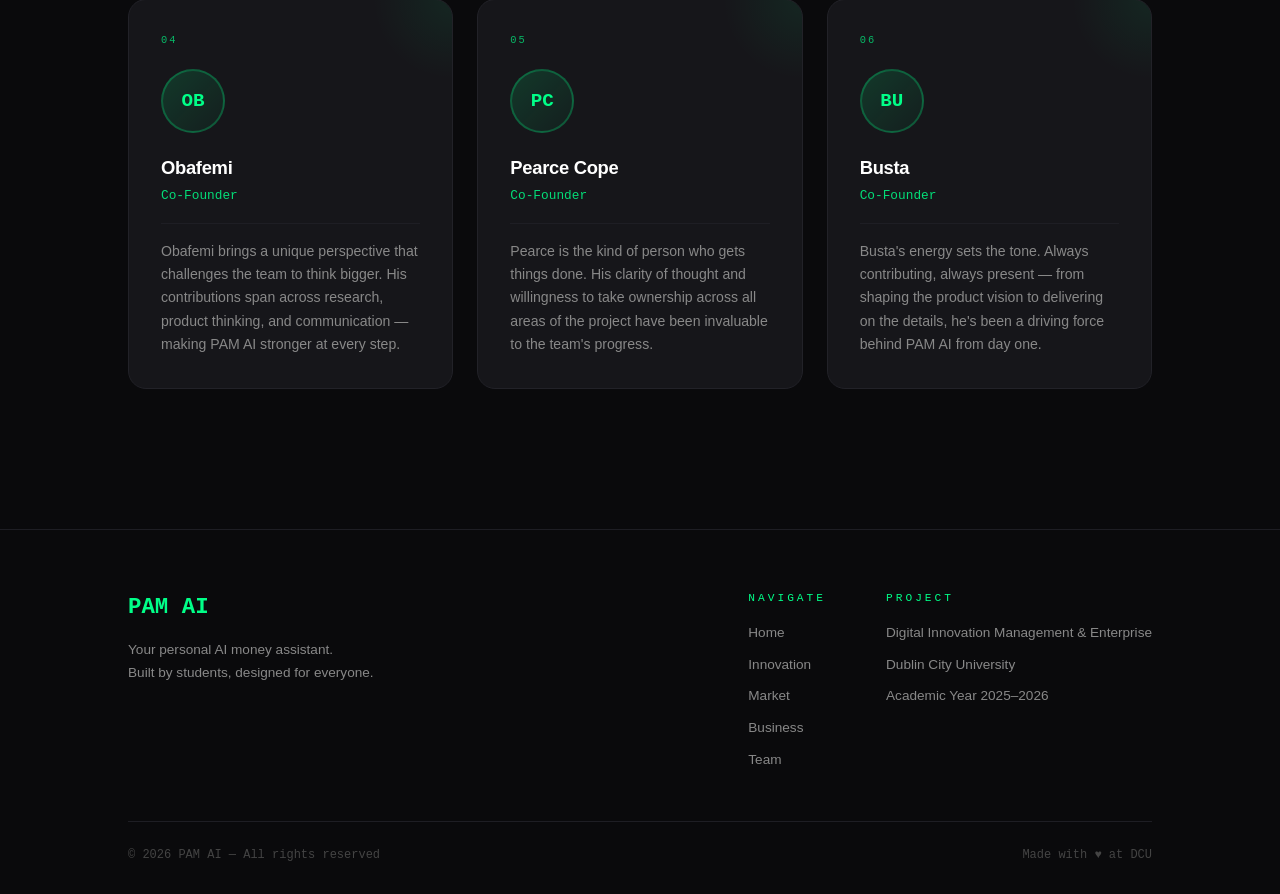
<file: team.html>
<!DOCTYPE html>
<html lang="en">
<head>
    <meta charset="UTF-8">
    <meta name="viewport" content="width=device-width, initial-scale=1.0">
    <title>Our Team — PAM AI</title>
    <link rel="stylesheet" href="css/style.css">
    <style>
        /* ── Google Font ── */

        :root {
            --primary: #00ff88;
            --bg: #0a0a0c;
            --text: #ffffff;
            --card-bg: #16161a;
            --muted: #888;
        }

        * { box-sizing: border-box; margin: 0; padding: 0; }

        body {
            font-family: 'DM Sans', sans-serif;
            background-color: var(--bg);
            color: var(--text);
            line-height: 1.6;
        }

        /* ── NAV ── */
       

        /* ── HERO ── */
        .team-hero {
            padding: 100px 10% 60px;
            text-align: center;
            position: relative;
            overflow: hidden;
        }
        .team-hero::before {
            content: '';
            position: absolute;
            top: -100px; left: 50%;
            transform: translateX(-50%);
            width: 600px; height: 400px;
            background: radial-gradient(ellipse, rgba(0,255,136,0.08) 0%, transparent 70%);
            pointer-events: none;
        }
        .team-hero .label {
            font-family: 'Space Mono', monospace;
            font-size: 0.75rem;
            color: var(--primary);
            letter-spacing: 4px;
            text-transform: uppercase;
            margin-bottom: 20px;
        }
        .team-hero h1 {
            font-size: clamp(2.5rem, 6vw, 4.5rem);
            font-weight: 700;
            line-height: 1.1;
            margin-bottom: 20px;
        }
        .team-hero h1 span { color: var(--primary); }
        .team-hero p {
            max-width: 560px;
            margin: 0 auto;
            color: var(--muted);
            font-size: 1.05rem;
            font-weight: 300;
        }

        /* ── ABOUT PROJECT BAND ── */
        .project-band {
            margin: 60px 10%;
            padding: 40px 50px;
            background: var(--card-bg);
            border-radius: 20px;
            border: 1px solid #2a2a32;
            display: flex;
            gap: 50px;
            align-items: center;
            position: relative;
            overflow: hidden;
        }
        .project-band::after {
            content: '';
            position: absolute;
            left: 0; top: 0; bottom: 0;
            width: 4px;
            background: var(--primary);
            border-radius: 4px 0 0 4px;
        }
        .project-band .pam-label {
            font-family: 'Space Mono', monospace;
            font-size: 3rem;
            font-weight: 700;
            color: var(--primary);
            white-space: nowrap;
            letter-spacing: -2px;
        }
        .project-band .pam-desc h3 {
            font-size: 1.3rem;
            font-weight: 700;
            margin-bottom: 10px;
        }
        .project-band .pam-desc p {
            color: var(--muted);
            font-size: 0.95rem;
            line-height: 1.7;
        }
        .project-band .pam-tag {
            font-size: 0.7rem;
            font-family: 'Space Mono', monospace;
            color: var(--primary);
            background: rgba(0,255,136,0.08);
            border: 1px solid rgba(0,255,136,0.2);
            padding: 4px 10px;
            border-radius: 20px;
            display: inline-block;
            margin-bottom: 12px;
        }

        /* ── TEAM GRID ── */
        .team-section {
            padding: 40px 10% 100px;
        }
        .section-heading {
            font-family: 'Space Mono', monospace;
            font-size: 0.75rem;
            color: var(--primary);
            letter-spacing: 4px;
            text-transform: uppercase;
            margin-bottom: 40px;
        }
        .team-grid {
            display: grid;
            grid-template-columns: repeat(auto-fill, minmax(300px, 1fr));
            gap: 24px;
        }

        /* ── MEMBER CARD ── */
        .member-card {
            background: var(--card-bg);
            border-radius: 18px;
            border: 1px solid #222228;
            padding: 32px;
            position: relative;
            overflow: hidden;
            transition: border-color 0.3s, transform 0.3s;
            animation: fadeUp 0.5s ease both;
        }
        .member-card:hover {
            border-color: rgba(0,255,136,0.35);
            transform: translateY(-4px);
        }
        .member-card::before {
            content: '';
            position: absolute;
            top: 0; right: 0;
            width: 80px; height: 80px;
            background: radial-gradient(circle at top right, rgba(0,255,136,0.07), transparent 70%);
        }

        .member-number {
            font-family: 'Space Mono', monospace;
            font-size: 0.65rem;
            color: var(--primary);
            letter-spacing: 2px;
            margin-bottom: 20px;
            opacity: 0.7;
        }

        .avatar-wrap {
            width: 64px; height: 64px;
            border-radius: 50%;
            background: linear-gradient(135deg, rgba(0,255,136,0.15), rgba(0,255,136,0.04));
            border: 2px solid rgba(0,255,136,0.25);
            display: flex; align-items: center; justify-content: center;
            font-family: 'Space Mono', monospace;
            font-size: 1.2rem;
            font-weight: 700;
            color: var(--primary);
            margin-bottom: 20px;
            flex-shrink: 0;
        }

        .member-name {
            font-size: 1.15rem;
            font-weight: 700;
            margin-bottom: 4px;
            letter-spacing: -0.3px;
        }
        .member-role {
            font-size: 0.8rem;
            font-family: 'Space Mono', monospace;
            color: var(--primary);
            margin-bottom: 16px;
            opacity: 0.85;
        }
        .member-bio {
            font-size: 0.88rem;
            color: var(--muted);
            line-height: 1.65;
            border-top: 1px solid #1e1e24;
            padding-top: 16px;
        }

        /* ── STATS ROW ── */
        .stats-row {
            display: flex;
            justify-content: center;
            gap: 60px;
            padding: 60px 10%;
            border-top: 1px solid #1e1e24;
            border-bottom: 1px solid #1e1e24;
            margin: 0 10%;
        }
        .stat-item { text-align: center; }
        .stat-item .num {
            font-family: 'Space Mono', monospace;
            font-size: 2.5rem;
            font-weight: 700;
            color: var(--primary);
            line-height: 1;
            margin-bottom: 8px;
        }
        .stat-item .desc {
            font-size: 0.8rem;
            color: var(--muted);
            text-transform: uppercase;
            letter-spacing: 1.5px;
        }

        /* ── FOOTER ── */
        

        /* ── ANIMATION ── */
        @keyframes fadeUp {
            from { opacity: 0; transform: translateY(20px); }
            to   { opacity: 1; transform: translateY(0); }
        }
        .member-card:nth-child(1) { animation-delay: 0.05s; }
        .member-card:nth-child(2) { animation-delay: 0.10s; }
        .member-card:nth-child(3) { animation-delay: 0.15s; }
        .member-card:nth-child(4) { animation-delay: 0.20s; }
        .member-card:nth-child(5) { animation-delay: 0.25s; }
        .member-card:nth-child(6) { animation-delay: 0.30s; }

        /* ── RESPONSIVE ── */
        @media (max-width: 768px) {
            .project-band { flex-direction: column; padding: 30px; gap: 20px; }
            .project-band .pam-label { font-size: 2rem; }
            .stats-row { gap: 30px; flex-wrap: wrap; margin: 0 5%; }
            .team-hero, .team-section { padding-left: 6%; padding-right: 6%; }
            nav ul { gap: 16px; }
        }
    </style>
</head>
<body>

<!-- NAV -->
<nav id="navbar">
    <div class="logo"><a href="index.html">PAM AI</a></div>
    <button class="hamburger" id="hamburger">
        <span></span>
        <span></span>
        <span></span>
    </button>
    <ul id="nav-menu">
        <li><a href="index.html">Home</a></li>
        <li><a href="about.html">Innovation</a></li>
        <li><a href="market.html">Market</a></li>
        <li><a href="business.html">Business</a></li>
        <li><a href="team.html" class="active">Team</a></li>
    </ul>
</nav>

<!-- HERO -->
<section class="team-hero">
    <div class="label">Digital Innovation Management &amp; Enterprise</div>
    <h1>The people behind<br><span>PAM AI</span></h1>
    <p>Six students. One product. A shared goal of making personal finance smarter for everyone.</p>
</section>

<!-- STATS -->
<div class="stats-row">
    <div class="stat-item">
        <div class="num">6</div>
        <div class="desc">Team Members</div>
    </div>
    <div class="stat-item">
        <div class="num">DCU</div>
        <div class="desc">Dublin City University</div>
    </div>
    <div class="stat-item">
        <div class="num">1</div>
        <div class="desc">AI Product</div>
    </div>
    <div class="stat-item">
        <div class="num">∞</div>
        <div class="desc">Ambition</div>
    </div>
</div>

<!-- ABOUT PAM AI BAND -->
<div class="project-band">
    <div class="pam-label">PAM<br>AI</div>
    <div class="pam-desc">
        <div class="pam-tag">Our Project</div>
        <h3>Personal AI Money Assistant</h3>
        <p>PAM AI is an intelligent budget tracking assistant that helps users take control of their finances through real-time insights, spending analysis, and personalised recommendations — all powered by AI. Built as part of the Digital Innovation Management &amp; Enterprise module at DCU.</p>
    </div>
</div>

<!-- TEAM GRID -->
<section class="team-section">
    <div class="section-heading">— Meet the team</div>
    <div class="team-grid">

        <div class="member-card">
            <div class="member-number">01</div>
            <div class="avatar-wrap">VY</div>
            <div class="member-name">Vladyslav Yaroshovets</div>
            <div class="member-role">Co-Founder</div>
            <div class="member-bio">From shaping the business model to building the product, Vladyslav is hands-on at every stage. His technical background and drive to execute make him a cornerstone of everything PAM AI stands for.</div>
        </div>

        <div class="member-card">
            <div class="member-number">02</div>
            <div class="avatar-wrap">NH</div>
            <div class="member-name">Nazarii Heiko</div>
            <div class="member-role">Co-Founder</div>
            <div class="member-bio">Nazarii brings sharp thinking and genuine commitment to every part of the project. Whether it's research, strategy, or execution — he's always at the table, pushing PAM AI forward.</div>
        </div>

        <div class="member-card">
            <div class="member-number">03</div>
            <div class="avatar-wrap">CD</div>
            <div class="member-name">Craig Dowdall</div>
            <div class="member-role">Co-Founder</div>
            <div class="member-bio">Craig's ideas and work ethic are woven into every layer of PAM AI. From the earliest brainstorms to the final pitch, his involvement has been essential to shaping what the product became.</div>
        </div>

        <div class="member-card">
            <div class="member-number">04</div>
            <div class="avatar-wrap">OB</div>
            <div class="member-name">Obafemi</div>
            <div class="member-role">Co-Founder</div>
            <div class="member-bio">Obafemi brings a unique perspective that challenges the team to think bigger. His contributions span across research, product thinking, and communication — making PAM AI stronger at every step.</div>
        </div>

        <div class="member-card">
            <div class="member-number">05</div>
            <div class="avatar-wrap">PC</div>
            <div class="member-name">Pearce Cope</div>
            <div class="member-role">Co-Founder</div>
            <div class="member-bio">Pearce is the kind of person who gets things done. His clarity of thought and willingness to take ownership across all areas of the project have been invaluable to the team's progress.</div>
        </div>

        <div class="member-card">
            <div class="member-number">06</div>
            <div class="avatar-wrap">BU</div>
            <div class="member-name">Busta</div>
            <div class="member-role">Co-Founder</div>
            <div class="member-bio">Busta's energy sets the tone. Always contributing, always present — from shaping the product vision to delivering on the details, he's been a driving force behind PAM AI from day one.</div>
        </div>

    </div>
</section>

<!-- FOOTER -->
<footer>
    <div class="footer-inner">
        <div class="footer-brand">
            <div class="footer-logo">PAM AI</div>
            <p class="footer-tagline">Your personal AI money assistant.<br>Built by students, designed for everyone.</p>
        </div>
        <div class="footer-links">
            <div class="footer-col">
                <div class="footer-col-title">Navigate</div>
                <a href="index.html">Home</a>
                <a href="about.html">Innovation</a>
                <a href="market.html">Market</a>
                <a href="business.html">Business</a>
                <a href="team.html">Team</a>
            </div>
            <div class="footer-col">
                <div class="footer-col-title">Project</div>
                <span>Digital Innovation Management &amp; Enterprise</span>
                <span>Dublin City University</span>
                <span>Academic Year 2025–2026</span>
            </div>
        </div>
    </div>
    <div class="footer-bottom">
        <span>© 2026 PAM AI — All rights reserved</span>
        <span>Made with ♥ at DCU</span>
    </div>
</footer>

<script>
    const navbar = document.getElementById('navbar');
    window.addEventListener('scroll', () => {
        if (window.scrollY > 50) {
            navbar.classList.add('nav-scrolled');
        } else {
            navbar.classList.remove('nav-scrolled');
        }
    });
</script>
<script src="js/script.js"></script>
</body>
</html>
</file>
<file: css/style.css>
:root {
    --primary: #00ff88;
    --bg: #0a0a0c;
    --text: #ffffff;
    --card-bg: #16161a;
    --muted: #888;
}

body {
    font-family: 'Segoe UI', Tahoma, Geneva, Verdana, sans-serif;
    background-color: var(--bg);
    color: var(--text);
    margin: 0;
    line-height: 1.6;
}

/* nav {
    display: flex;
    justify-content: space-between;
    padding: 20px 10%;
    background: rgba(10, 10, 12, 0.9);
    position: sticky;
    top: 0;
    z-index: 1000;
}

.logo { font-weight: bold; font-size: 1.5rem; color: var(--primary); } */

@import url('https://fonts.googleapis.com/css2?family=Space+Mono:wght@400;700&family=DM+Sans:wght@300;400;500;700&display=swap');
nav {
    display: flex;
    justify-content: space-between;
    align-items: center;
    padding: 20px 10%;
    background: rgba(10, 10, 12, 0.92);
    position: sticky;
    top: 0;
    z-index: 1000;
    backdrop-filter: blur(10px);
    border-bottom: 1px solid #1e1e24;
}
.logo { font-family: 'Space Mono', monospace; font-size: 1.4rem; color: var(--primary); letter-spacing: -1px;font-weight:normal }
nav ul { list-style: none; display: flex; gap: 30px; align-items: center; }
nav a {
    color: var(--text);
    text-decoration: none; 
    font-size: 0.9rem; 
    font-weight: 500; 
    letter-spacing: 0.5px;
    transition: color 0.3s;
    font-family: 'DM Sans', sans-serif; }
.logo a { 
    color: var(--primary); 
    text-decoration: none; 
    font-family: 'Space Mono', monospace; font-size: 1.4rem; color: var(--primary); letter-spacing: -1px;font-weight:normal
}
.logo a:hover {
    color: #fff
}
nav a:hover, nav a.active { color: var(--primary); }
nav a:focus { outline: 2px solid var(--primary); }
footer {
    padding: 60px 10% 30px;
    border-top: 1px solid #1e1e24;
    margin-top: 40px;
}
.footer-inner {
    display: flex;
    justify-content: space-between;
    gap: 40px;
    margin-bottom: 50px;
}
.footer-logo {
    font-family: 'Space Mono', monospace;
    font-size: 1.4rem;
    font-weight: 700;
    color: var(--primary);
    margin-bottom: 12px;
}
.footer-tagline {
    color: var(--muted);
    font-size: 0.85rem;
    line-height: 1.7;
}
.footer-links {
    display: flex;
    gap: 60px;
}
.footer-col {
    display: flex;
    flex-direction: column;
    gap: 10px;
}
.footer-col-title {
    font-family: 'Space Mono', monospace;
    font-size: 0.7rem;
    letter-spacing: 3px;
    text-transform: uppercase;
    color: var(--primary);
    margin-bottom: 4px;
}
.footer-col a, .footer-col span {
    font-size: 0.85rem;
    color: var(--muted);
    text-decoration: none;
    transition: color 0.3s;
}
.footer-col a:hover { color: var(--text); }
.footer-bottom {
    display: flex;
    justify-content: space-between;
    align-items: center;
    padding-top: 24px;
    border-top: 1px solid #1e1e24;
    font-size: 0.75rem;
    font-family: 'Space Mono', monospace;
    color: #444;
}
@media (max-width: 768px) {
    .footer-inner { flex-direction: column; }
    .footer-links { flex-direction: column; gap: 30px; }
    .footer-bottom { flex-direction: column; gap: 10px; text-align: center; }
}

ul { list-style: none; display: flex; gap: 20px; align-items: center; }

a { color: white; text-decoration: none; color: white; transition: 0.3s; }
a:hover { color: var(--primary); }

.section { padding: 80px 10%; text-align: center; }

.hero h1 { font-size: 3.5rem; margin-bottom: 10px; }

.highlight { color: var(--primary); }

.grid { display: grid; grid-template-columns: repeat(auto-fit, minmax(250px, 1fr)); gap: 20px; margin-top: 40px; }

.card { background: var(--card-bg); padding: 30px; border-radius: 15px; border: 1px solid #333; }

.btn-primary { background: var(--primary); color: black; padding: 12px 25px; border-radius: 5px; font-weight: bold; }

/* Accessibility: Ensure focus states for keyboard users */
a:focus { outline: 2px solid var(--primary); }
/* Style for the sticky nav when scrolled */
.nav-scrolled {
    background: #000 !important;
    border-bottom: 2px solid #00ff88;
    transition: 0.5s;
}

/* Layout for your content pages */
.content-page {
    padding: 100px 15%;
    max-width: 1200px;
    margin: 0 auto;
}

.market-stats {
    display: flex;
    justify-content: space-around;
    margin: 40px 0;
}

.stat-box {
    border: 1px solid #333;
    padding: 20px;
    border-radius: 10px;
}

.calculator-section {
    background: #16161a;
    padding: 40px;
    border-radius: 15px;
    margin-top: 50px;
    border: 1px dashed #00ff88;
}

input {
    padding: 10px;
    border-radius: 5px;
    border: none;
    margin-right: 10px;
}

footer {
    padding: 60px 10% 30px;
    border-top: 1px solid #1e1e24;
    margin-top: 40px;
}
.footer-inner {
    display: flex;
    justify-content: space-between;
    gap: 40px;
    margin-bottom: 50px;
}
.footer-logo {
    font-family: 'Space Mono', monospace;
    font-size: 1.4rem;
    font-weight: 700;
    color: var(--primary);
    margin-bottom: 12px;
}
.footer-tagline {
    color: var(--muted);
    font-size: 0.85rem;
    line-height: 1.7;
}
.footer-links {
    display: flex;
    gap: 60px;
}
.footer-col {
    display: flex;
    flex-direction: column;
    gap: 10px;
}
.footer-col-title {
    font-family: 'Space Mono', monospace;
    font-size: 0.7rem;
    letter-spacing: 3px;
    text-transform: uppercase;
    color: var(--primary);
    margin-bottom: 4px;
}
.footer-col a, .footer-col span {
    font-size: 0.85rem;
    color: var(--muted);
    text-decoration: none;
    transition: color 0.3s;
}
.footer-col a:hover { color: var(--text); }
.footer-bottom {
    display: flex;
    justify-content: space-between;
    align-items: center;
    padding-top: 24px;
    border-top: 1px solid #1e1e24;
    font-size: 0.75rem;
    font-family: 'Space Mono', monospace;
    color: #444;
}
@media (max-width: 768px) {
    .footer-inner { flex-direction: column; }
    .footer-links { flex-direction: column; gap: 30px; }
    .footer-bottom { flex-direction: column; gap: 10px; text-align: center; }
}

/* about page stuff */
.btn-primary {
    display: inline-block;
    background: var(--primary);
    color: #000 !important;
    font-family: 'Space Mono', monospace;
    font-size: 0.85rem;
    font-weight: 700;
    padding: 13px 28px;
    border-radius: 6px;
    text-decoration: none;
    letter-spacing: 0.5px;
    transition: opacity 0.2s, transform 0.2s;
}
.btn-primary:hover {
    opacity: 0.85;
    transform: translateY(-2px);
    color: #000 !important;
}
 
.section-divider {
    height: 1px;
    background: #1e1e24;
    margin: 0 10%;
}
 
.section-intro {
    max-width: 680px;
    margin: 0 auto 32px;
    color: var(--muted);
    line-height: 1.7;
    font-size: 1rem;
}
 
.big-number {
    font-family: 'Space Mono', monospace;
    font-size: 2rem;
    font-weight: 700;
    color: var(--primary);
    margin-bottom: 8px;
}
 
nav a.active {
    color: var(--primary);
    border-bottom: 1px solid var(--primary);
    padding-bottom: 2px;
}

html {
    scroll-behavior: smooth;
    scroll-padding-top: 70px;
}
 
/* Page fade-in on load */ 
@keyframes pageFadeIn {
    from { opacity: 0; transform: translateY(16px); }
    to   { opacity: 1; transform: translateY(0); }
}

/* About page stuff */
.content-page, .section {
    animation: pageFadeIn 0.5s ease both;
}
.about-hero {
    min-height: 90vh;
    display: flex;
    align-items: center;
    justify-content: center;
    text-align: center;
    position: relative;
    overflow: hidden;
    padding: 0 10%;
}

.bg-glow {
    position: absolute;
    inset: 0;
    background:
        radial-gradient(ellipse 60% 50% at 50% 40%, rgba(0,255,136,0.10) 0%, transparent 70%),
        radial-gradient(ellipse 40% 30% at 20% 70%, rgba(0,255,136,0.05) 0%, transparent 60%);
    pointer-events: none;
}

.hero-inner {
    position: relative;
    z-index: 1;
}

.about-hero h1 {
    font-family: 'Space Mono', monospace;
    font-size: clamp(2.4rem, 6vw, 4.5rem);
    line-height: 1.15;
    margin: 0 0 36px;
    letter-spacing: -1.5px;
}

.about-hero h1 span {
    color: var(--primary);
}

.hero-sub {
    font-family: 'DM Sans', sans-serif;
    font-size: 1.05rem;
    color: var(--muted);
    max-width: 520px;
    margin: 0 auto 40px;
    line-height: 1.7;
}

.hero-cta-btn {
    display: inline-block;
    background: var(--primary);
    color: #000;
    font-family: 'Space Mono', monospace;
    font-size: 0.85rem;
    font-weight: 700;
    padding: 14px 32px;
    border-radius: 6px;
    text-decoration: none;
    letter-spacing: 0.5px;
    transition: opacity 0.2s, transform 0.2s;
}

.hero-cta-btn:hover {
    opacity: 0.85;
    transform: translateY(-2px);
    color: #000;
}
/* Chat demo styles and see it in action container */
.chat-demo {
    max-width: 1100px;
    margin: 0 auto 60px;
    display: flex;
    flex-direction: column;
    gap: 40px;
    align-items: center;
}

.chat-demo > div:first-child {
    flex: 0 0 auto;
    width: 100%;
    display: flex;
    justify-content: center;
}

.chat-demo > .chat-messages {
    flex: 0 0 auto;
    display: flex;
    flex-direction: column;
    gap: 14px;
    max-width: 540px;
    width: 100%;
}

.chat-msg {
    display: flex;
    align-items: flex-start;
    gap: 12px;
}

.chat-msg.user { 
    flex-direction: row-reverse; 
}

.chat-avatar {
    width: 36px;
    height: 36px;
    border-radius: 50%;
    display: flex;
    align-items: center;
    justify-content: center;
    font-size: 1rem;
    flex-shrink: 0;
}

.chat-msg.user .chat-avatar  { 
    background: #1e1e28; 
    border: 1px solid #333; 
}
.chat-msg.pam  .chat-avatar  { 
    background: rgba(0,255,136,0.12); 
    border: 1px solid rgba(0,255,136,0.3); 
}

.chat-bubble-text {
    background: var(--card-bg);
    border: 1px solid #2a2a32;
    border-radius: 12px;
    padding: 12px 16px;
    font-size: 0.9rem;
    line-height: 1.55;
    max-width: 80%;
}

.chat-msg.user .chat-bubble-text { 
    border-radius: 12px 2px 12px 12px; 
}

.chat-msg.pam  .chat-bubble-text { 
    border-radius: 2px 12px 12px 12px; 
    border-color: rgba(0,255,136,0.2); 
}

.chat-msg.pam .chat-bubble-text b { 
    color: var(--primary); 
}

/* Dashboard Widget */
.dash {
    background: var(--card-bg);
    border: 1px solid #2a2a32;
    border-radius: 16px;
    padding: 24px;
    max-width: 540px;
    margin: 0 auto;
}

.dash-header {
    display: flex;
    justify-content: space-between;
    align-items: center;
    margin-bottom: 20px;
}

.dash-title {
    font-family: 'Space Mono', monospace;
    font-size: 11px;
    letter-spacing: 2.5px;
    text-transform: uppercase;
    color: var(--primary);
}

.dash-total-label {
    font-size: 12px;
    color: var(--muted);
    text-align: right;
    margin-bottom: 2px;
}

.dash-total-value {
    font-family: 'Space Mono', monospace;
    font-size: 26px;
    font-weight: 700;
    letter-spacing: -1px;
    text-align: right;
}

.accounts {
    display: flex;
    flex-direction: column;
    gap: 10px;
    margin-bottom: 18px;
}

.account-row {
    display: flex;
    justify-content: space-between;
    align-items: center;
    background: #0f0f12;
    border: 1px solid #2a2a32;
    border-radius: 10px;
    padding: 12px 16px;
    transition: border-color 0.2s, transform 0.2s;
}

.account-row:hover {
    border-color: rgba(0,255,136,0.35);
    transform: translateX(4px);
}

.account-left {
    display: flex;
    align-items: flex-start;
    gap: 12px;
    flex: 1;
}

.account-left > div {
    display: flex;
    flex-direction: column;
    width: 100%;
}

.account-name {
    font-size: 13px;
    font-weight: 500;
    margin-bottom: 2px;
}

.account-type {
    font-size: 11px;
    color: var(--muted);
}

.account-balance {
    font-family: 'Space Mono', monospace;
    font-size: 14px;
    font-weight: 700;
}

.dash-divider {
    height: 1px;
    background: #2a2a32;
    margin-bottom: 16px;
}

.insight-row {
    display: flex;
    align-items: flex-start;
    gap: 10px;
}

.insight-dot {
    width: 8px;
    height: 8px;
    border-radius: 50%;
    background: var(--primary);
    flex-shrink: 0;
    margin-top: 5px;
}

.insight-text {
    font-size: 13px;
    color: var(--muted);
    line-height: 1.55;
}

.insight-text b {
    color: var(--primary);
}

.section-intro {
    max-width: 680px;
    margin: 0 auto 16px;
    color: var(--muted);
    line-height: 1.7;
}

.section-label {
    font-family: 'Space Mono', monospace;
    font-size: 0.7rem;
    letter-spacing: 3px;
    text-transform: uppercase;
    color: var(--primary);
    margin-bottom: 12px;
}

.big-number {
    font-family: 'Space Mono', monospace;
    font-size: 2rem;
    font-weight: 700;
    color: var(--primary);
    margin-bottom: 8px;
}

.section-divider {
    height: 1px;
    background: #1e1e24;
    margin: 0 10%;
}
/* Strategy list styles */
.strategy-list {
    list-style: none;
    padding: 0;
    margin: 0 auto 40px;
    max-width: 680px;
    display: flex;
    flex-direction: column;
    gap: 14px;
    text-align: left;
}

.strategy-list li {
    padding: 16px 20px;
    background: var(--card-bg);
    border: 1px solid #2a2a32;
    border-radius: 10px;
    font-size: 0.92rem;
    line-height: 1.6;
}

.strategy-list li strong {
    color: var(--primary);
    font-family: 'Space Mono', monospace;
    font-size: 0.8rem;
    display: block;
    margin-bottom: 4px;
    letter-spacing: 0.5px;
}

.strategy-list li:hover {
    background: #1e1e28;
    border-color: var(--primary);
}

/* Hamburger Menu Styles */
.hamburger {
    display: none;
    flex-direction: column;
    gap: 5px;
    background: none;
    border: none;
    cursor: pointer;
    padding: 0;
    z-index: 1001;
}

.hamburger span {
    width: 25px;
    height: 3px;
    background-color: var(--primary);
    border-radius: 2px;
    transition: all 0.3s ease;
    display: block;
}

.hamburger.active span:nth-child(1) {
    transform: rotate(45deg) translate(10px, 10px);
}

.hamburger.active span:nth-child(2) {
    opacity: 0;
}

.hamburger.active span:nth-child(3) {
    transform: rotate(-45deg) translate(7px, -7px);
}

/* Mobile Responsive Navbar */
@media (max-width: 768px) {
    nav {
        padding: 16px 20px;
    }

    .logo {
        font-size: 1.1rem;
    }

    .hamburger {
        display: flex;
    }

    nav ul {
        position: fixed;
        left: 0;
        top: 60px;
        width: 100%;
        height: calc(100vh - 60px);
        background: rgba(10, 10, 12, 0.98);
        backdrop-filter: blur(10px);
        flex-direction: column;
        gap: 0;
        align-items: stretch;
        padding: 20px 0;
        border-top: 1px solid #1e1e24;
        max-height: 0;
        overflow: hidden;
        transition: max-height 0.3s ease;
        list-style: none;
    }

    nav ul.active {
        max-height: 100vh;
        overflow-y: auto;
    }

    nav ul li {
        padding: 0;
    }

    nav ul li a {
        display: block;
        padding: 16px 20px;
        border-bottom: 1px solid #1e1e24;
        font-size: 0.95rem;
        transition: background 0.2s, color 0.3s;
    }

    nav ul li a:hover,
    nav ul li a.active {
        background: rgba(0, 255, 136, 0.1);
        color: var(--primary);
        border-bottom-color: var(--primary);
    }

    .about-hero h1 { 
        font-size: 2.2rem; 
    }

    .chat-demo {
        flex-direction: column;
        gap: 20px;
    }

    .chat-bubble-text {
        max-width: 100%;
        font-size: 0.85rem;
    }

    .dash {
        max-width: 100%;
    }

    .section {
        padding: 60px 20px;
    }

    .grid {
        grid-template-columns: 1fr;
    }

    .strategy-list {
        max-width: 100%;
    }
}
</file>
